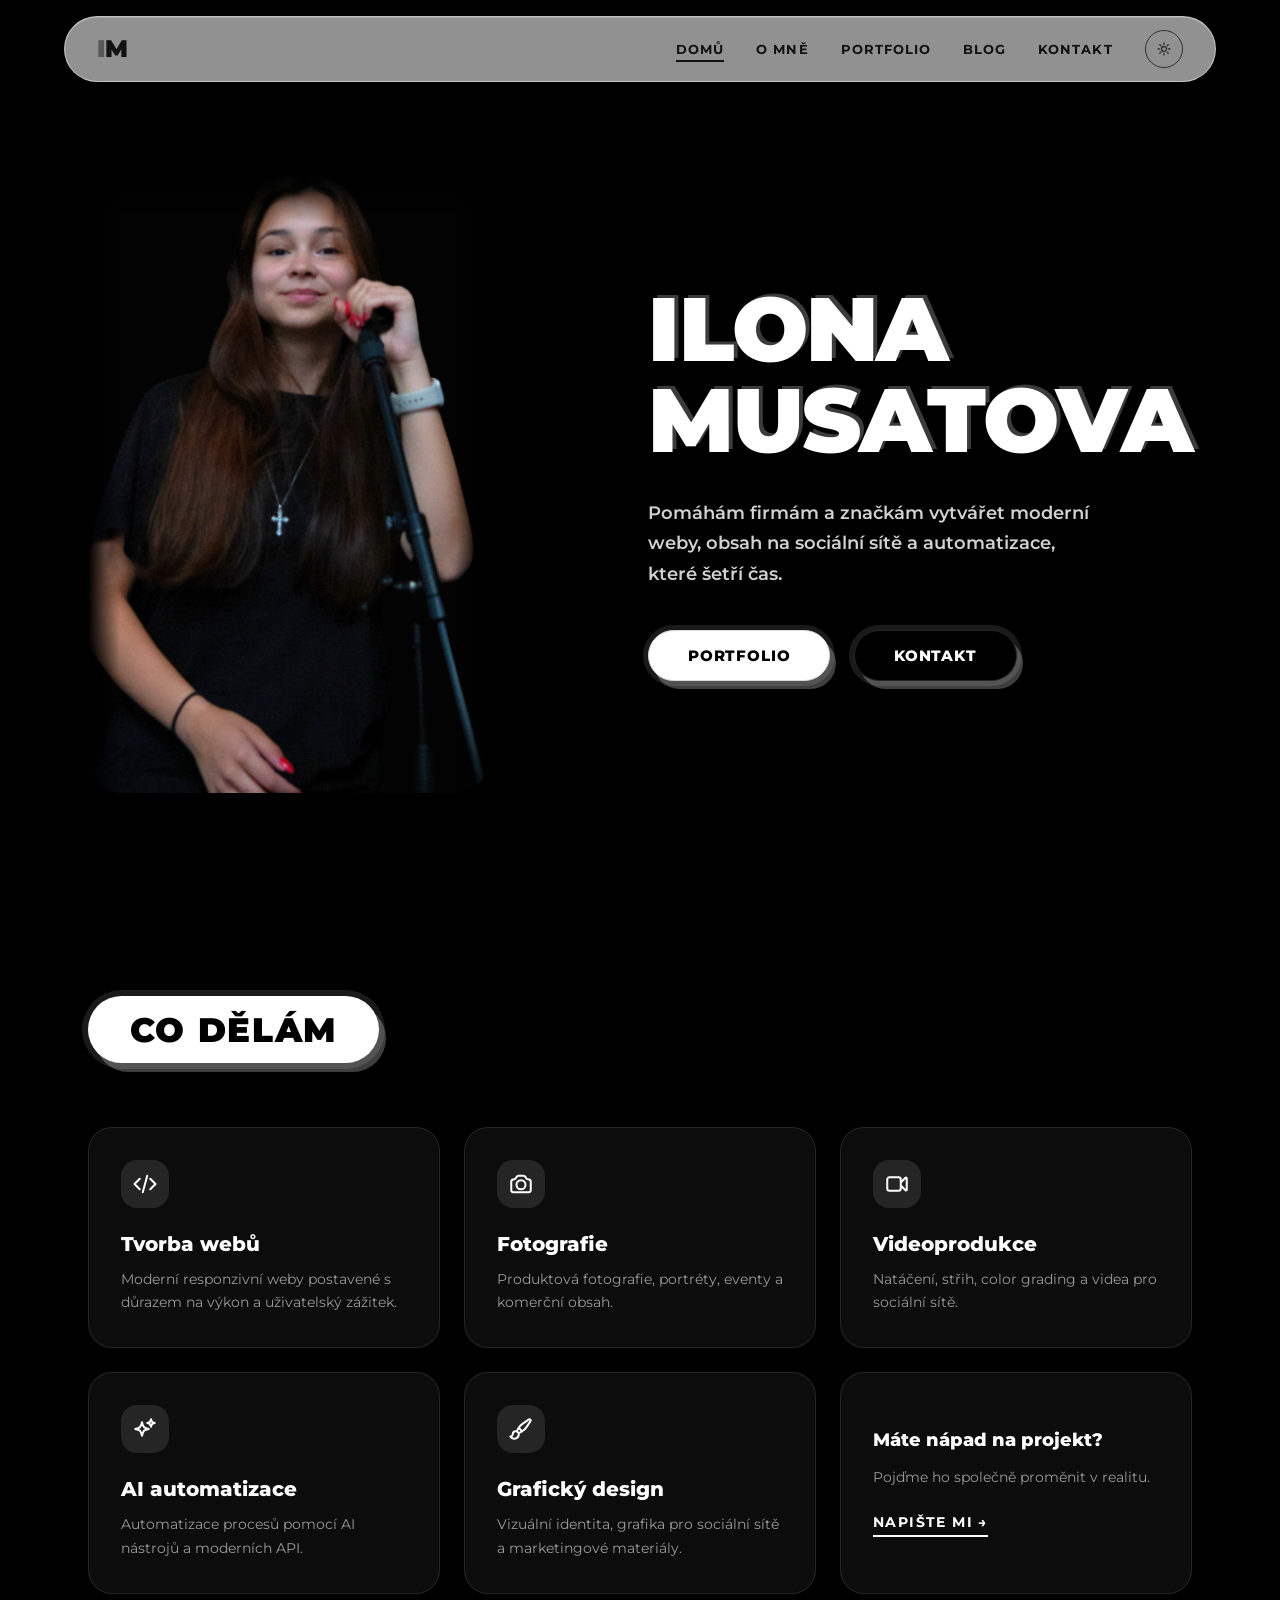
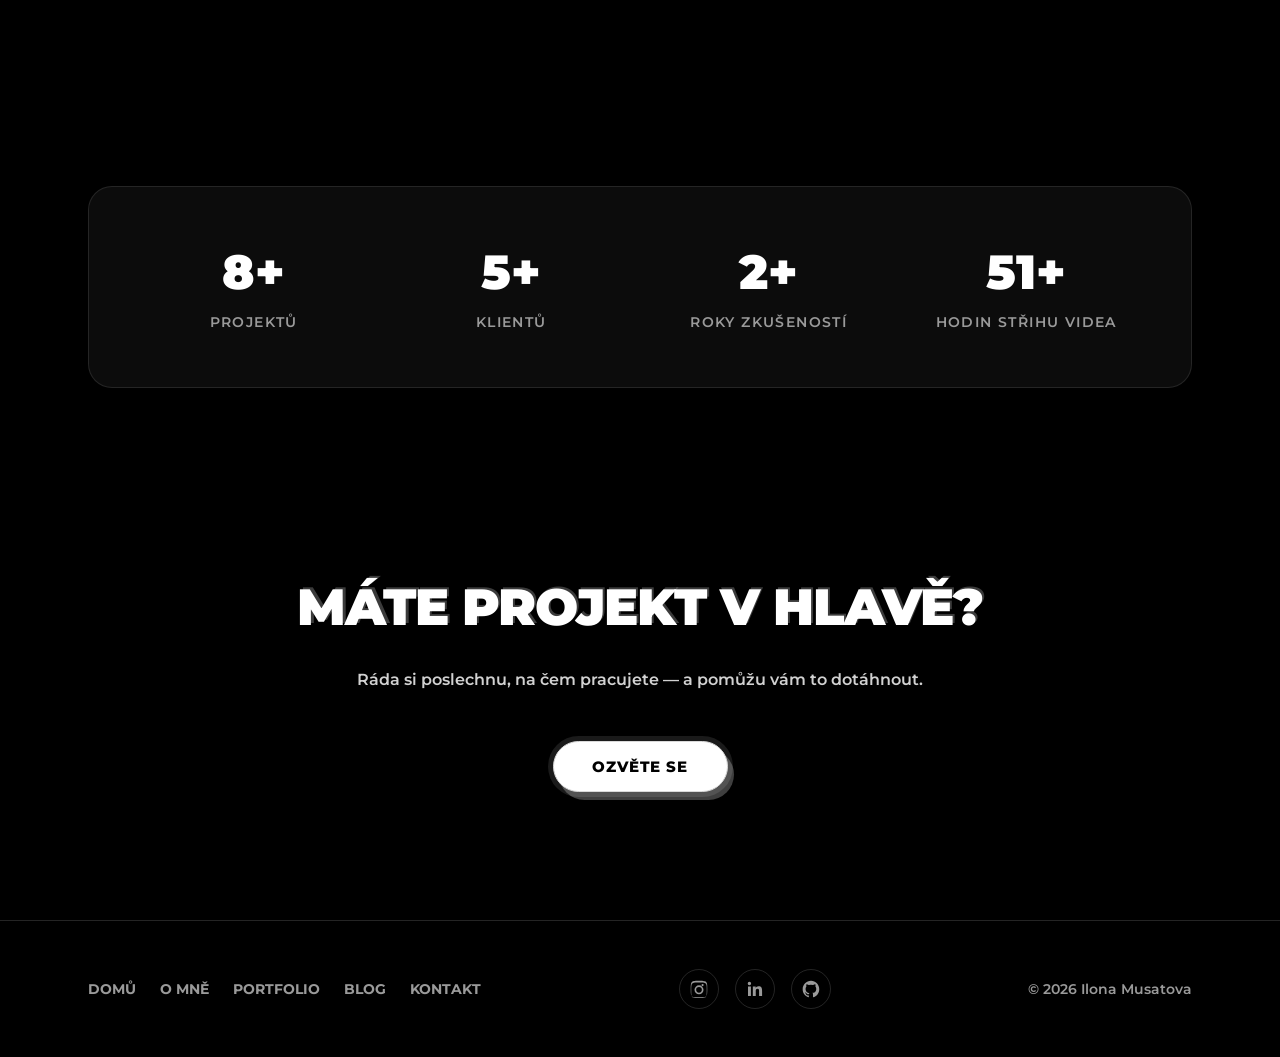
<file: portfolio/index.html>
<!DOCTYPE html>
<html lang="cs">
<head>
  <meta charset="UTF-8">
  <meta name="viewport" content="width=device-width, initial-scale=1.0">
  <title>Ilona Musatova — Weby, foto, video & AI automatizace</title>
  <meta name="description" content="Pomáhám firmám a značkám vytvářet moderní weby, obsah na sociální sítě a automatizace, které šetří čas.">
  <link rel="icon" href="data:image/svg+xml,<svg xmlns='http://www.w3.org/2000/svg' viewBox='0 0 100 100'><rect width='100' height='100' rx='24' fill='black'/><text x='50' y='68' font-size='52' font-family='Arial' font-weight='bold' fill='white' text-anchor='middle'>IM</text></svg>">
  <script>
    document.documentElement.classList.add('js');
    var t = 'dark';
    try { t = localStorage.getItem('theme') || 'dark'; } catch (e) {}
    document.documentElement.classList.toggle('dark', t === 'dark');
  </script>
  <link rel="preconnect" href="https://fonts.googleapis.com">
  <link rel="preconnect" href="https://fonts.gstatic.com" crossorigin>
  <link href="https://fonts.googleapis.com/css2?family=Montserrat:wght@400;500;600;700;800;900&display=swap" rel="stylesheet">
  <link rel="stylesheet" href="assets/style.css?v=7">
</head>
<body>

  <header class="site-header">
    <nav class="nav">
      <a href="index.html" class="logo"><span class="logo-i">I</span>M</a>
      <div class="nav-links">
        <a href="index.html" class="nav-link">DOMŮ</a>
        <a href="o-mne.html" class="nav-link">O MNĚ</a>
        <a href="portfolio.html" class="nav-link">PORTFOLIO</a>
        <a href="blog.html" class="nav-link">BLOG</a>
        <a href="kontakt.html" class="nav-link">KONTAKT</a>
        <button class="theme-toggle" aria-label="Přepnout světlý/tmavý režim">
          <svg class="icon-sun" fill="none" stroke="currentColor" stroke-width="2" viewBox="0 0 24 24"><path stroke-linecap="round" stroke-linejoin="round" d="M12 3v2.25m6.364.386l-1.591 1.591M21 12h-2.25m-.386 6.364l-1.591-1.591M12 18.75V21m-4.773-4.227l-1.591 1.591M5.25 12H3m4.227-4.773L5.636 5.636M15.75 12a3.75 3.75 0 11-7.5 0 3.75 3.75 0 017.5 0z"/></svg>
          <svg class="icon-moon" fill="none" stroke="currentColor" stroke-width="2" viewBox="0 0 24 24"><path stroke-linecap="round" stroke-linejoin="round" d="M21.752 15.002A9.718 9.718 0 0118 15.75c-5.385 0-9.75-4.365-9.75-9.75 0-1.33.266-2.597.748-3.752A9.753 9.753 0 003 11.25C3 16.635 7.365 21 12.75 21a9.753 9.753 0 009.002-5.998z"/></svg>
        </button>
      </div>
      <div class="nav-mobile-ctrl">
        <button class="theme-toggle" aria-label="Přepnout světlý/tmavý režim">
          <svg class="icon-sun" fill="none" stroke="currentColor" stroke-width="2" viewBox="0 0 24 24"><path stroke-linecap="round" stroke-linejoin="round" d="M12 3v2.25m6.364.386l-1.591 1.591M21 12h-2.25m-.386 6.364l-1.591-1.591M12 18.75V21m-4.773-4.227l-1.591 1.591M5.25 12H3m4.227-4.773L5.636 5.636M15.75 12a3.75 3.75 0 11-7.5 0 3.75 3.75 0 017.5 0z"/></svg>
          <svg class="icon-moon" fill="none" stroke="currentColor" stroke-width="2" viewBox="0 0 24 24"><path stroke-linecap="round" stroke-linejoin="round" d="M21.752 15.002A9.718 9.718 0 0118 15.75c-5.385 0-9.75-4.365-9.75-9.75 0-1.33.266-2.597.748-3.752A9.753 9.753 0 003 11.25C3 16.635 7.365 21 12.75 21a9.753 9.753 0 009.002-5.998z"/></svg>
        </button>
        <button id="burger" class="burger" aria-label="Menu">
          <span class="burger-line"></span>
          <span class="burger-line"></span>
          <span class="burger-line"></span>
        </button>
      </div>
    </nav>
    <div id="mobile-menu" class="mobile-menu">
      <div class="mobile-menu-inner">
        <a href="index.html" class="nav-link">DOMŮ</a>
        <a href="o-mne.html" class="nav-link">O MNĚ</a>
        <a href="portfolio.html" class="nav-link">PORTFOLIO</a>
        <a href="blog.html" class="nav-link">BLOG</a>
        <a href="kontakt.html" class="nav-link">KONTAKT</a>
      </div>
    </div>
  </header>

  <!-- ===== Hero ===== -->
  <section class="hero">
    <div class="container hero-grid">
      <div class="hero-copy">
        <h1 class="ghost-title hero-title">
          <span class="hero-in" style="--d:100ms">Ilona</span>
          <span class="hero-in" style="--d:250ms">Musatova</span>
        </h1>
        <p class="hero-sub hero-in" style="--d:420ms">
          Pomáhám firmám a značkám vytvářet moderní weby, obsah na sociální sítě a automatizace, které šetří čas.
        </p>
        <div class="hero-actions hero-in" style="--d:580ms">
          <a href="portfolio.html" class="btn-pill">Portfolio</a>
          <a href="kontakt.html" class="btn-pill ghost">Kontakt</a>
        </div>
      </div>
      <div class="hero-media hero-in" style="--d:500ms">
        <div id="hero-frame" class="hero-frame">
          <img id="hero-img" src="assets/hero.png" alt="Ilona Musatova">
        </div>
      </div>
    </div>
  </section>

  <!-- ===== Co dělám ===== -->
  <section class="section">
    <div class="container">
      <div class="reveal"><span class="title-pill">Co dělám</span></div>
      <div class="section-body grid grid--services">

        <div class="card reveal">
          <div class="icon-box">
            <svg fill="none" stroke="currentColor" stroke-width="2" viewBox="0 0 24 24"><path stroke-linecap="round" stroke-linejoin="round" d="M17.25 6.75L22.5 12l-5.25 5.25m-10.5 0L1.5 12l5.25-5.25m7.5-3l-4.5 16.5"/></svg>
          </div>
          <h3 class="card-title">Tvorba webů</h3>
          <p class="card-text">Moderní responzivní weby postavené s důrazem na výkon a uživatelský zážitek.</p>
        </div>

        <div class="card reveal" style="--d:100ms">
          <div class="icon-box">
            <svg fill="none" stroke="currentColor" stroke-width="2" viewBox="0 0 24 24"><path stroke-linecap="round" stroke-linejoin="round" d="M6.827 6.175A2.31 2.31 0 015.186 7.23c-.38.054-.757.112-1.134.175C2.999 7.58 2.25 8.507 2.25 9.574V18a2.25 2.25 0 002.25 2.25h15A2.25 2.25 0 0021.75 18V9.574c0-1.067-.75-1.994-1.802-2.169a47.865 47.865 0 00-1.134-.175 2.31 2.31 0 01-1.64-1.055l-.822-1.316a2.192 2.192 0 00-1.736-1.039 48.774 48.774 0 00-5.232 0 2.192 2.192 0 00-1.736 1.039l-.821 1.316z"/><path stroke-linecap="round" stroke-linejoin="round" d="M16.5 12.75a4.5 4.5 0 11-9 0 4.5 4.5 0 019 0z"/></svg>
          </div>
          <h3 class="card-title">Fotografie</h3>
          <p class="card-text">Produktová fotografie, portréty, eventy a komerční obsah.</p>
        </div>

        <div class="card reveal" style="--d:200ms">
          <div class="icon-box">
            <svg fill="none" stroke="currentColor" stroke-width="2" viewBox="0 0 24 24"><path stroke-linecap="round" stroke-linejoin="round" d="M15.75 10.5l4.72-4.72a.75.75 0 011.28.53v11.38a.75.75 0 01-1.28.53l-4.72-4.72M4.5 18.75h9a2.25 2.25 0 002.25-2.25v-9a2.25 2.25 0 00-2.25-2.25h-9A2.25 2.25 0 002.25 7.5v9a2.25 2.25 0 002.25 2.25z"/></svg>
          </div>
          <h3 class="card-title">Videoprodukce</h3>
          <p class="card-text">Natáčení, střih, color grading a videa pro sociální sítě.</p>
        </div>

        <div class="card reveal" style="--d:300ms">
          <div class="icon-box">
            <svg fill="none" stroke="currentColor" stroke-width="2" viewBox="0 0 24 24"><path stroke-linecap="round" stroke-linejoin="round" d="M9.813 15.904L9 18.75l-.813-2.846a4.5 4.5 0 00-3.09-3.09L2.25 12l2.846-.813a4.5 4.5 0 003.09-3.09L9 5.25l.813 2.846a4.5 4.5 0 003.09 3.09L15.75 12l-2.846.813a4.5 4.5 0 00-3.09 3.09zM18.259 8.715L18 9.75l-.259-1.035a3.375 3.375 0 00-2.455-2.456L14.25 6l1.036-.259a3.375 3.375 0 002.455-2.456L18 2.25l.259 1.035a3.375 3.375 0 002.456 2.456L21.75 6l-1.035.259a3.375 3.375 0 00-2.456 2.456z"/></svg>
          </div>
          <h3 class="card-title">AI automatizace</h3>
          <p class="card-text">Automatizace procesů pomocí AI nástrojů a moderních API.</p>
        </div>

        <div class="card reveal" style="--d:400ms">
          <div class="icon-box">
            <svg fill="none" stroke="currentColor" stroke-width="2" viewBox="0 0 24 24"><path stroke-linecap="round" stroke-linejoin="round" d="M9.53 16.122a3 3 0 00-5.78 1.128 2.25 2.25 0 01-2.4 2.245 4.5 4.5 0 008.4-2.245c0-.399-.078-.78-.22-1.128zm0 0a15.998 15.998 0 003.388-1.62m-5.043-.025a15.994 15.994 0 011.622-3.395m3.42 3.42a15.995 15.995 0 004.764-4.648l3.876-5.814a1.151 1.151 0 00-1.597-1.597L14.146 6.32a15.996 15.996 0 00-4.649 4.763m3.42 3.42a6.776 6.776 0 00-3.42-3.42"/></svg>
          </div>
          <h3 class="card-title">Grafický design</h3>
          <p class="card-text">Vizuální identita, grafika pro sociální sítě a marketingové materiály.</p>
        </div>

        <div class="card card-cta reveal" style="--d:500ms">
          <p class="card-cta-title">Máte nápad na projekt?</p>
          <p class="card-text">Pojďme ho společně proměnit v realitu.</p>
          <a href="kontakt.html" class="card-cta-link">Napište mi →</a>
        </div>

      </div>
    </div>
  </section>

  <!-- ===== Statistiky ===== -->
  <section class="section">
    <div class="container">
      <div class="card stats reveal">
        <div>
          <div class="stat-num"><span class="counter" data-target="15">0</span>+</div>
          <p class="stat-label">Projektů</p>
        </div>
        <div>
          <div class="stat-num"><span class="counter" data-target="10">0</span>+</div>
          <p class="stat-label">Klientů</p>
        </div>
        <div>
          <div class="stat-num"><span class="counter" data-target="4">0</span>+</div>
          <p class="stat-label">Roky zkušeností</p>
        </div>
        <div>
          <div class="stat-num"><span class="counter" data-target="100">0</span>+</div>
          <p class="stat-label">Hodin střihu videa</p>
        </div>
      </div>
    </div>
  </section>

  <!-- ===== CTA ===== -->
  <section class="section cta">
    <div class="container">
      <h2 class="ghost-title cta-title reveal">Máte projekt v hlavě?</h2>
      <p class="cta-sub reveal" style="--d:120ms">Ráda si poslechnu, na čem pracujete — a pomůžu vám to dotáhnout.</p>
      <div class="cta-actions reveal" style="--d:240ms">
        <a href="kontakt.html" class="btn-pill">Ozvěte se</a>
      </div>
    </div>
  </section>

  <footer class="footer">
    <div class="container footer-inner">
      <div class="footer-links">
        <a href="index.html" class="f-link">DOMŮ</a>
        <a href="o-mne.html" class="f-link">O MNĚ</a>
        <a href="portfolio.html" class="f-link">PORTFOLIO</a>
        <a href="blog.html" class="f-link">BLOG</a>
        <a href="kontakt.html" class="f-link">KONTAKT</a>
      </div>
      <div class="socials">
        <a href="#" aria-label="Instagram" class="social-btn">
          <svg fill="currentColor" viewBox="0 0 24 24"><path d="M12 2.2c3.2 0 3.6 0 4.8.1 1.2.1 1.9.2 2.3.4.6.2 1 .5 1.4.9.4.4.7.9.9 1.4.2.4.4 1.1.4 2.3.1 1.3.1 1.6.1 4.8s0 3.6-.1 4.8c-.1 1.2-.2 1.9-.4 2.3-.2.6-.5 1-.9 1.4-.4.4-.9.7-1.4.9-.4.2-1.1.4-2.3.4-1.3.1-1.6.1-4.8.1s-3.6 0-4.8-.1c-1.2-.1-1.9-.2-2.3-.4-.6-.2-1-.5-1.4-.9-.4-.4-.7-.9-.9-1.4-.2-.4-.4-1.1-.4-2.3-.1-1.3-.1-1.6-.1-4.8s0-3.6.1-4.8c.1-1.2.2-1.9.4-2.3.2-.6.5-1 .9-1.4.4-.4.9-.7 1.4-.9.4-.2 1.1-.4 2.3-.4 1.2-.1 1.6-.1 4.8-.1zm0 2c-3.1 0-3.5 0-4.7.1-1.1.1-1.7.2-2.1.4-.5.2-.9.4-1.2.8-.4.4-.6.7-.8 1.2-.2.4-.3 1-.4 2.1-.1 1.2-.1 1.6-.1 4.7s0 3.5.1 4.7c.1 1.1.2 1.7.4 2.1.2.5.4.9.8 1.2.4.4.7.6 1.2.8.4.2 1 .3 2.1.4 1.2.1 1.6.1 4.7.1s3.5 0 4.7-.1c1.1-.1 1.7-.2 2.1-.4.5-.2.9-.4 1.2-.8.4-.4.6-.7.8-1.2.2-.4.3-1 .4-2.1.1-1.2.1-1.6.1-4.7s0-3.5-.1-4.7c-.1-1.1-.2-1.7-.4-2.1-.2-.5-.4-.9-.8-1.2-.4-.4-.7-.6-1.2-.8-.4-.2-1-.3-2.1-.4-1.2-.1-1.6-.1-4.7-.1zm0 3.4a5.4 5.4 0 110 10.8 5.4 5.4 0 010-10.8zm0 8.8a3.4 3.4 0 100-6.8 3.4 3.4 0 000 6.8zm5.6-9.1a1.3 1.3 0 11-2.6 0 1.3 1.3 0 012.6 0z"/></svg>
        </a>
        <a href="#" aria-label="LinkedIn" class="social-btn">
          <svg fill="currentColor" viewBox="0 0 24 24"><path d="M20.4 20.4h-3.5v-5.6c0-1.3 0-3-1.9-3s-2.1 1.4-2.1 2.9v5.7H9.4V9h3.4v1.6h.1c.5-.9 1.6-1.9 3.4-1.9 3.6 0 4.2 2.4 4.2 5.5v6.2zM5.3 7.4a2 2 0 110-4.1 2 2 0 010 4.1zM7.1 20.4H3.6V9h3.5v11.4z"/></svg>
        </a>
        <a href="#" aria-label="GitHub" class="social-btn">
          <svg fill="currentColor" viewBox="0 0 24 24"><path d="M12 2C6.5 2 2 6.6 2 12.2c0 4.5 2.9 8.3 6.8 9.7.5.1.7-.2.7-.5v-1.7c-2.8.6-3.4-1.4-3.4-1.4-.5-1.2-1.1-1.5-1.1-1.5-.9-.6.1-.6.1-.6 1 .1 1.5 1 1.5 1 .9 1.6 2.4 1.1 2.9.9.1-.7.4-1.1.6-1.4-2.2-.3-4.6-1.1-4.6-5.1 0-1.1.4-2 1-2.7-.1-.3-.4-1.3.1-2.7 0 0 .8-.3 2.8 1a9.4 9.4 0 015 0c1.9-1.3 2.8-1 2.8-1 .5 1.4.2 2.4.1 2.7.6.7 1 1.6 1 2.7 0 3.9-2.3 4.8-4.6 5 .4.3.7.9.7 1.9v2.8c0 .3.2.6.7.5 4-1.3 6.8-5.2 6.8-9.6C22 6.6 17.5 2 12 2z"/></svg>
        </a>
      </div>
      <p class="copyright">© 2026 Ilona Musatova</p>
    </div>
  </footer>

  <script src="assets/main.js?v=7"></script>
</body>
</html>
</file>
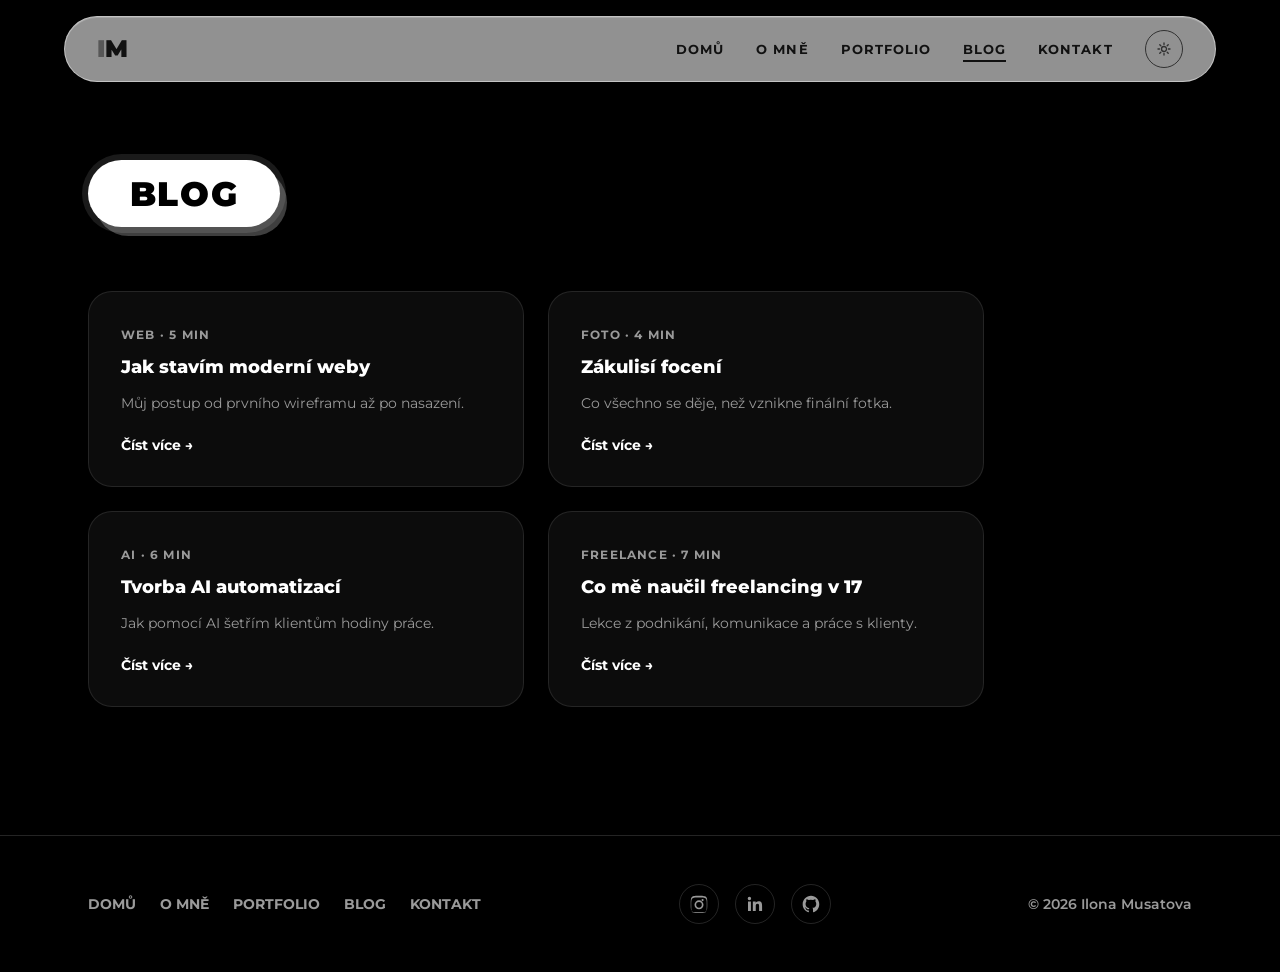
<file: portfolio/blog.html>
<!DOCTYPE html>
<html lang="cs">
<head>
  <meta charset="UTF-8">
  <meta name="viewport" content="width=device-width, initial-scale=1.0">
  <title>Blog — Ilona Musatova</title>
  <meta name="description" content="Články o tvorbě webů, focení, AI automatizacích a freelancingu.">
  <link rel="icon" href="data:image/svg+xml,<svg xmlns='http://www.w3.org/2000/svg' viewBox='0 0 100 100'><rect width='100' height='100' rx='24' fill='black'/><text x='50' y='68' font-size='52' font-family='Arial' font-weight='bold' fill='white' text-anchor='middle'>IM</text></svg>">
  <script>
    document.documentElement.classList.add('js');
    var t = 'dark';
    try { t = localStorage.getItem('theme') || 'dark'; } catch (e) {}
    document.documentElement.classList.toggle('dark', t === 'dark');
  </script>
  <link rel="preconnect" href="https://fonts.googleapis.com">
  <link rel="preconnect" href="https://fonts.gstatic.com" crossorigin>
  <link href="https://fonts.googleapis.com/css2?family=Montserrat:wght@400;500;600;700;800;900&display=swap" rel="stylesheet">
  <link rel="stylesheet" href="assets/style.css?v=7">
</head>
<body>

  <header class="site-header">
    <nav class="nav">
      <a href="index.html" class="logo"><span class="logo-i">I</span>M</a>
      <div class="nav-links">
        <a href="index.html" class="nav-link">DOMŮ</a>
        <a href="o-mne.html" class="nav-link">O MNĚ</a>
        <a href="portfolio.html" class="nav-link">PORTFOLIO</a>
        <a href="blog.html" class="nav-link">BLOG</a>
        <a href="kontakt.html" class="nav-link">KONTAKT</a>
        <button class="theme-toggle" aria-label="Přepnout světlý/tmavý režim">
          <svg class="icon-sun" fill="none" stroke="currentColor" stroke-width="2" viewBox="0 0 24 24"><path stroke-linecap="round" stroke-linejoin="round" d="M12 3v2.25m6.364.386l-1.591 1.591M21 12h-2.25m-.386 6.364l-1.591-1.591M12 18.75V21m-4.773-4.227l-1.591 1.591M5.25 12H3m4.227-4.773L5.636 5.636M15.75 12a3.75 3.75 0 11-7.5 0 3.75 3.75 0 017.5 0z"/></svg>
          <svg class="icon-moon" fill="none" stroke="currentColor" stroke-width="2" viewBox="0 0 24 24"><path stroke-linecap="round" stroke-linejoin="round" d="M21.752 15.002A9.718 9.718 0 0118 15.75c-5.385 0-9.75-4.365-9.75-9.75 0-1.33.266-2.597.748-3.752A9.753 9.753 0 003 11.25C3 16.635 7.365 21 12.75 21a9.753 9.753 0 009.002-5.998z"/></svg>
        </button>
      </div>
      <div class="nav-mobile-ctrl">
        <button class="theme-toggle" aria-label="Přepnout světlý/tmavý režim">
          <svg class="icon-sun" fill="none" stroke="currentColor" stroke-width="2" viewBox="0 0 24 24"><path stroke-linecap="round" stroke-linejoin="round" d="M12 3v2.25m6.364.386l-1.591 1.591M21 12h-2.25m-.386 6.364l-1.591-1.591M12 18.75V21m-4.773-4.227l-1.591 1.591M5.25 12H3m4.227-4.773L5.636 5.636M15.75 12a3.75 3.75 0 11-7.5 0 3.75 3.75 0 017.5 0z"/></svg>
          <svg class="icon-moon" fill="none" stroke="currentColor" stroke-width="2" viewBox="0 0 24 24"><path stroke-linecap="round" stroke-linejoin="round" d="M21.752 15.002A9.718 9.718 0 0118 15.75c-5.385 0-9.75-4.365-9.75-9.75 0-1.33.266-2.597.748-3.752A9.753 9.753 0 003 11.25C3 16.635 7.365 21 12.75 21a9.753 9.753 0 009.002-5.998z"/></svg>
        </button>
        <button id="burger" class="burger" aria-label="Menu">
          <span class="burger-line"></span>
          <span class="burger-line"></span>
          <span class="burger-line"></span>
        </button>
      </div>
    </nav>
    <div id="mobile-menu" class="mobile-menu">
      <div class="mobile-menu-inner">
        <a href="index.html" class="nav-link">DOMŮ</a>
        <a href="o-mne.html" class="nav-link">O MNĚ</a>
        <a href="portfolio.html" class="nav-link">PORTFOLIO</a>
        <a href="blog.html" class="nav-link">BLOG</a>
        <a href="kontakt.html" class="nav-link">KONTAKT</a>
      </div>
    </div>
  </header>

  <!-- ===== Blog ===== -->
  <section class="section section--first">
    <div class="container">
      <div class="reveal"><span class="title-pill">Blog</span></div>
      <div class="section-body grid grid--2col grid--blog">

        <a href="#" class="card reveal">
          <span class="post-meta">WEB · 5 MIN</span>
          <h3 class="post-title">Jak stavím moderní weby</h3>
          <p class="card-text">Můj postup od prvního wireframu až po nasazení.</p>
          <span class="post-more">Číst více →</span>
        </a>

        <a href="#" class="card reveal" style="--d:100ms">
          <span class="post-meta">FOTO · 4 MIN</span>
          <h3 class="post-title">Zákulisí focení</h3>
          <p class="card-text">Co všechno se děje, než vznikne finální fotka.</p>
          <span class="post-more">Číst více →</span>
        </a>

        <a href="#" class="card reveal" style="--d:200ms">
          <span class="post-meta">AI · 6 MIN</span>
          <h3 class="post-title">Tvorba AI automatizací</h3>
          <p class="card-text">Jak pomocí AI šetřím klientům hodiny práce.</p>
          <span class="post-more">Číst více →</span>
        </a>

        <a href="#" class="card reveal" style="--d:300ms">
          <span class="post-meta">FREELANCE · 7 MIN</span>
          <h3 class="post-title">Co mě naučil freelancing v 17</h3>
          <p class="card-text">Lekce z podnikání, komunikace a práce s klienty.</p>
          <span class="post-more">Číst více →</span>
        </a>

      </div>
    </div>
  </section>

  <footer class="footer">
    <div class="container footer-inner">
      <div class="footer-links">
        <a href="index.html" class="f-link">DOMŮ</a>
        <a href="o-mne.html" class="f-link">O MNĚ</a>
        <a href="portfolio.html" class="f-link">PORTFOLIO</a>
        <a href="blog.html" class="f-link">BLOG</a>
        <a href="kontakt.html" class="f-link">KONTAKT</a>
      </div>
      <div class="socials">
        <a href="#" aria-label="Instagram" class="social-btn">
          <svg fill="currentColor" viewBox="0 0 24 24"><path d="M12 2.2c3.2 0 3.6 0 4.8.1 1.2.1 1.9.2 2.3.4.6.2 1 .5 1.4.9.4.4.7.9.9 1.4.2.4.4 1.1.4 2.3.1 1.3.1 1.6.1 4.8s0 3.6-.1 4.8c-.1 1.2-.2 1.9-.4 2.3-.2.6-.5 1-.9 1.4-.4.4-.9.7-1.4.9-.4.2-1.1.4-2.3.4-1.3.1-1.6.1-4.8.1s-3.6 0-4.8-.1c-1.2-.1-1.9-.2-2.3-.4-.6-.2-1-.5-1.4-.9-.4-.4-.7-.9-.9-1.4-.2-.4-.4-1.1-.4-2.3-.1-1.3-.1-1.6-.1-4.8s0-3.6.1-4.8c.1-1.2.2-1.9.4-2.3.2-.6.5-1 .9-1.4.4-.4.9-.7 1.4-.9.4-.2 1.1-.4 2.3-.4 1.2-.1 1.6-.1 4.8-.1zm0 2c-3.1 0-3.5 0-4.7.1-1.1.1-1.7.2-2.1.4-.5.2-.9.4-1.2.8-.4.4-.6.7-.8 1.2-.2.4-.3 1-.4 2.1-.1 1.2-.1 1.6-.1 4.7s0 3.5.1 4.7c.1 1.1.2 1.7.4 2.1.2.5.4.9.8 1.2.4.4.7.6 1.2.8.4.2 1 .3 2.1.4 1.2.1 1.6.1 4.7.1s3.5 0 4.7-.1c1.1-.1 1.7-.2 2.1-.4.5-.2.9-.4 1.2-.8.4-.4.6-.7.8-1.2.2-.4.3-1 .4-2.1.1-1.2.1-1.6.1-4.7s0-3.5-.1-4.7c-.1-1.1-.2-1.7-.4-2.1-.2-.5-.4-.9-.8-1.2-.4-.4-.7-.6-1.2-.8-.4-.2-1-.3-2.1-.4-1.2-.1-1.6-.1-4.7-.1zm0 3.4a5.4 5.4 0 110 10.8 5.4 5.4 0 010-10.8zm0 8.8a3.4 3.4 0 100-6.8 3.4 3.4 0 000 6.8zm5.6-9.1a1.3 1.3 0 11-2.6 0 1.3 1.3 0 012.6 0z"/></svg>
        </a>
        <a href="#" aria-label="LinkedIn" class="social-btn">
          <svg fill="currentColor" viewBox="0 0 24 24"><path d="M20.4 20.4h-3.5v-5.6c0-1.3 0-3-1.9-3s-2.1 1.4-2.1 2.9v5.7H9.4V9h3.4v1.6h.1c.5-.9 1.6-1.9 3.4-1.9 3.6 0 4.2 2.4 4.2 5.5v6.2zM5.3 7.4a2 2 0 110-4.1 2 2 0 010 4.1zM7.1 20.4H3.6V9h3.5v11.4z"/></svg>
        </a>
        <a href="#" aria-label="GitHub" class="social-btn">
          <svg fill="currentColor" viewBox="0 0 24 24"><path d="M12 2C6.5 2 2 6.6 2 12.2c0 4.5 2.9 8.3 6.8 9.7.5.1.7-.2.7-.5v-1.7c-2.8.6-3.4-1.4-3.4-1.4-.5-1.2-1.1-1.5-1.1-1.5-.9-.6.1-.6.1-.6 1 .1 1.5 1 1.5 1 .9 1.6 2.4 1.1 2.9.9.1-.7.4-1.1.6-1.4-2.2-.3-4.6-1.1-4.6-5.1 0-1.1.4-2 1-2.7-.1-.3-.4-1.3.1-2.7 0 0 .8-.3 2.8 1a9.4 9.4 0 015 0c1.9-1.3 2.8-1 2.8-1 .5 1.4.2 2.4.1 2.7.6.7 1 1.6 1 2.7 0 3.9-2.3 4.8-4.6 5 .4.3.7.9.7 1.9v2.8c0 .3.2.6.7.5 4-1.3 6.8-5.2 6.8-9.6C22 6.6 17.5 2 12 2z"/></svg>
        </a>
      </div>
      <p class="copyright">© 2026 Ilona Musatova</p>
    </div>
  </footer>

  <script src="assets/main.js?v=7"></script>
</body>
</html>
</file>
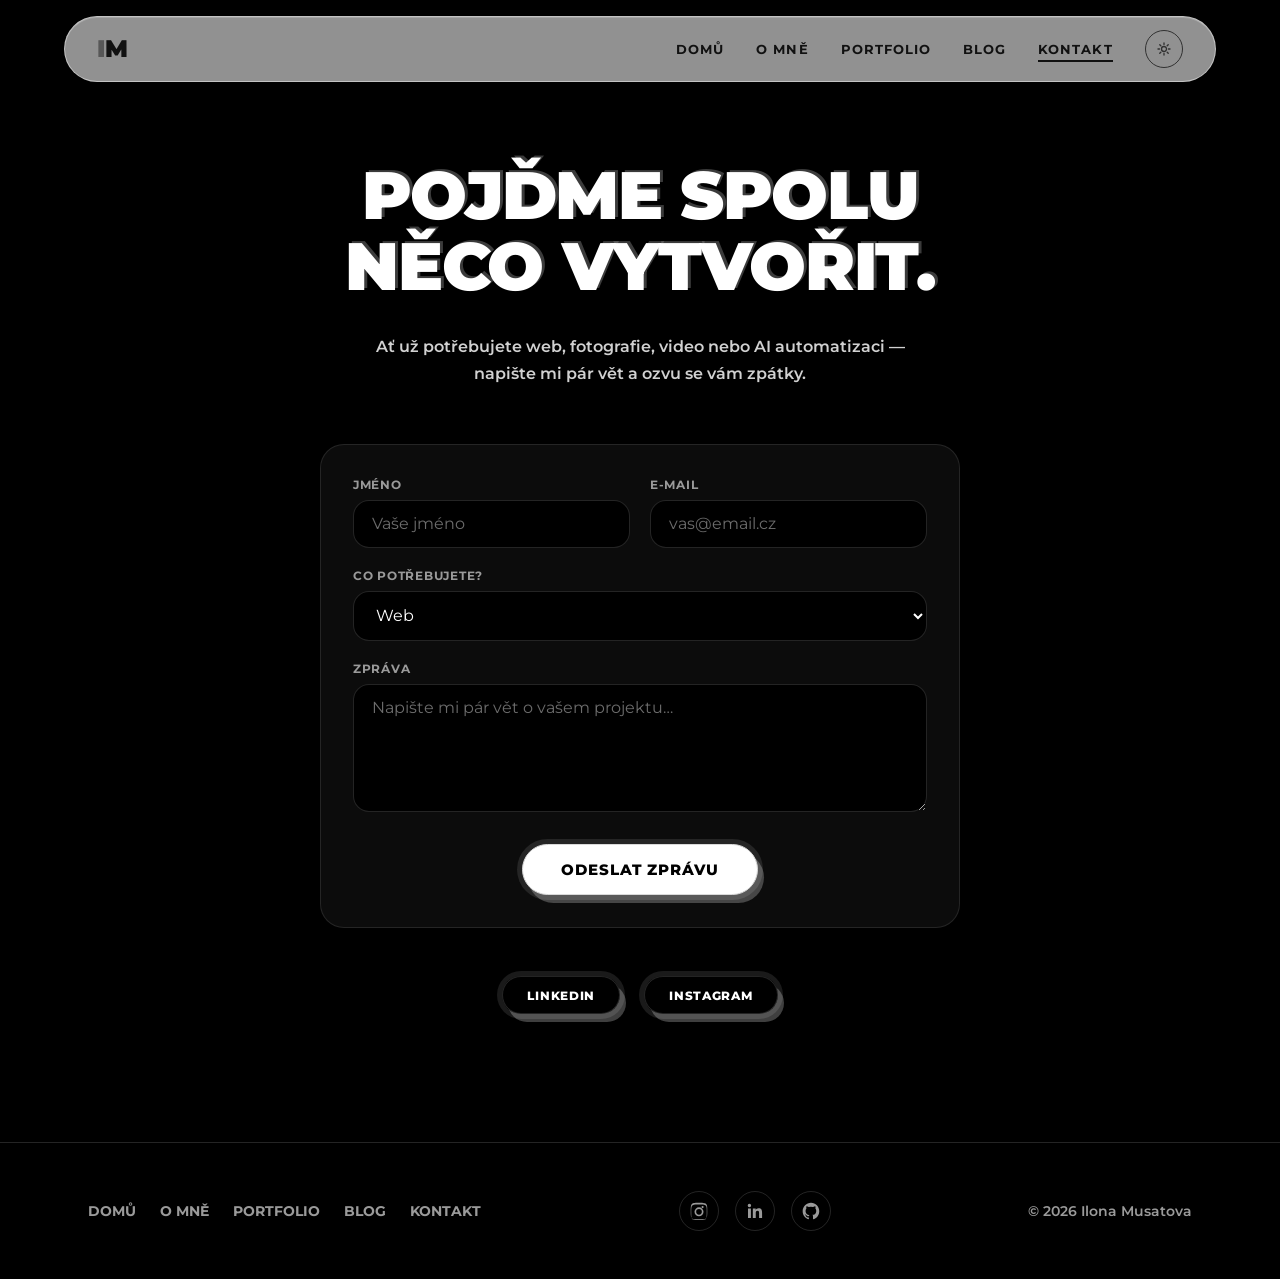
<file: portfolio/kontakt.html>
<!DOCTYPE html>
<html lang="cs">
<head>
  <meta charset="UTF-8">
  <meta name="viewport" content="width=device-width, initial-scale=1.0">
  <title>Kontakt — Ilona Musatova</title>
  <meta name="description" content="Napište mi — weby, fotografie, video a AI automatizace.">
  <link rel="icon" href="data:image/svg+xml,<svg xmlns='http://www.w3.org/2000/svg' viewBox='0 0 100 100'><rect width='100' height='100' rx='24' fill='black'/><text x='50' y='68' font-size='52' font-family='Arial' font-weight='bold' fill='white' text-anchor='middle'>IM</text></svg>">
  <script>
    document.documentElement.classList.add('js');
    var t = 'dark';
    try { t = localStorage.getItem('theme') || 'dark'; } catch (e) {}
    document.documentElement.classList.toggle('dark', t === 'dark');
  </script>
  <link rel="preconnect" href="https://fonts.googleapis.com">
  <link rel="preconnect" href="https://fonts.gstatic.com" crossorigin>
  <link href="https://fonts.googleapis.com/css2?family=Montserrat:wght@400;500;600;700;800;900&display=swap" rel="stylesheet">
  <link rel="stylesheet" href="assets/style.css?v=7">
</head>
<body>

  <header class="site-header">
    <nav class="nav">
      <a href="index.html" class="logo"><span class="logo-i">I</span>M</a>
      <div class="nav-links">
        <a href="index.html" class="nav-link">DOMŮ</a>
        <a href="o-mne.html" class="nav-link">O MNĚ</a>
        <a href="portfolio.html" class="nav-link">PORTFOLIO</a>
        <a href="blog.html" class="nav-link">BLOG</a>
        <a href="kontakt.html" class="nav-link">KONTAKT</a>
        <button class="theme-toggle" aria-label="Přepnout světlý/tmavý režim">
          <svg class="icon-sun" fill="none" stroke="currentColor" stroke-width="2" viewBox="0 0 24 24"><path stroke-linecap="round" stroke-linejoin="round" d="M12 3v2.25m6.364.386l-1.591 1.591M21 12h-2.25m-.386 6.364l-1.591-1.591M12 18.75V21m-4.773-4.227l-1.591 1.591M5.25 12H3m4.227-4.773L5.636 5.636M15.75 12a3.75 3.75 0 11-7.5 0 3.75 3.75 0 017.5 0z"/></svg>
          <svg class="icon-moon" fill="none" stroke="currentColor" stroke-width="2" viewBox="0 0 24 24"><path stroke-linecap="round" stroke-linejoin="round" d="M21.752 15.002A9.718 9.718 0 0118 15.75c-5.385 0-9.75-4.365-9.75-9.75 0-1.33.266-2.597.748-3.752A9.753 9.753 0 003 11.25C3 16.635 7.365 21 12.75 21a9.753 9.753 0 009.002-5.998z"/></svg>
        </button>
      </div>
      <div class="nav-mobile-ctrl">
        <button class="theme-toggle" aria-label="Přepnout světlý/tmavý režim">
          <svg class="icon-sun" fill="none" stroke="currentColor" stroke-width="2" viewBox="0 0 24 24"><path stroke-linecap="round" stroke-linejoin="round" d="M12 3v2.25m6.364.386l-1.591 1.591M21 12h-2.25m-.386 6.364l-1.591-1.591M12 18.75V21m-4.773-4.227l-1.591 1.591M5.25 12H3m4.227-4.773L5.636 5.636M15.75 12a3.75 3.75 0 11-7.5 0 3.75 3.75 0 017.5 0z"/></svg>
          <svg class="icon-moon" fill="none" stroke="currentColor" stroke-width="2" viewBox="0 0 24 24"><path stroke-linecap="round" stroke-linejoin="round" d="M21.752 15.002A9.718 9.718 0 0118 15.75c-5.385 0-9.75-4.365-9.75-9.75 0-1.33.266-2.597.748-3.752A9.753 9.753 0 003 11.25C3 16.635 7.365 21 12.75 21a9.753 9.753 0 009.002-5.998z"/></svg>
        </button>
        <button id="burger" class="burger" aria-label="Menu">
          <span class="burger-line"></span>
          <span class="burger-line"></span>
          <span class="burger-line"></span>
        </button>
      </div>
    </nav>
    <div id="mobile-menu" class="mobile-menu">
      <div class="mobile-menu-inner">
        <a href="index.html" class="nav-link">DOMŮ</a>
        <a href="o-mne.html" class="nav-link">O MNĚ</a>
        <a href="portfolio.html" class="nav-link">PORTFOLIO</a>
        <a href="blog.html" class="nav-link">BLOG</a>
        <a href="kontakt.html" class="nav-link">KONTAKT</a>
      </div>
    </div>
  </header>

  <!-- ===== Kontakt ===== -->
  <section class="section section--first cta">
    <div class="container">
      <h1 class="ghost-title cta-title cta-title--big hero-in">Pojďme spolu<br>něco vytvořit.</h1>
      <p class="cta-sub hero-in" style="--d:150ms">
        Ať už potřebujete web, fotografie, video nebo AI automatizaci — napište mi pár vět a ozvu se vám zpátky.
      </p>

      <form class="card contact-form hero-in" style="--d:300ms" action="https://formsubmit.co/imusatova77@gmail.com" method="POST">
        <input type="hidden" name="_subject" value="Nová zpráva z portfolia">
        <input type="hidden" name="_captcha" value="false">
        <input type="text" name="_honey" class="hp" tabindex="-1" autocomplete="off" aria-hidden="true">

        <div class="form-row">
          <label class="field">
            <span>Jméno</span>
            <input type="text" name="jmeno" required placeholder="Vaše jméno">
          </label>
          <label class="field">
            <span>E-mail</span>
            <input type="email" name="email" required placeholder="vas@email.cz">
          </label>
        </div>

        <label class="field">
          <span>Co potřebujete?</span>
          <select name="sluzba">
            <option>Web</option>
            <option>Fotografie</option>
            <option>Video</option>
            <option>AI automatizace</option>
            <option>Něco jiného</option>
          </select>
        </label>

        <label class="field">
          <span>Zpráva</span>
          <textarea name="zprava" rows="5" required placeholder="Napište mi pár vět o vašem projektu…"></textarea>
        </label>

        <button type="submit" class="btn-pill">Odeslat zprávu</button>
      </form>

      <div class="cta-actions hero-in" style="--d:450ms">
        <a href="#" class="btn-pill btn-pill--sm ghost">LinkedIn</a>
        <a href="#" class="btn-pill btn-pill--sm ghost">Instagram</a>
      </div>
    </div>
  </section>

  <footer class="footer">
    <div class="container footer-inner">
      <div class="footer-links">
        <a href="index.html" class="f-link">DOMŮ</a>
        <a href="o-mne.html" class="f-link">O MNĚ</a>
        <a href="portfolio.html" class="f-link">PORTFOLIO</a>
        <a href="blog.html" class="f-link">BLOG</a>
        <a href="kontakt.html" class="f-link">KONTAKT</a>
      </div>
      <div class="socials">
        <a href="#" aria-label="Instagram" class="social-btn">
          <svg fill="currentColor" viewBox="0 0 24 24"><path d="M12 2.2c3.2 0 3.6 0 4.8.1 1.2.1 1.9.2 2.3.4.6.2 1 .5 1.4.9.4.4.7.9.9 1.4.2.4.4 1.1.4 2.3.1 1.3.1 1.6.1 4.8s0 3.6-.1 4.8c-.1 1.2-.2 1.9-.4 2.3-.2.6-.5 1-.9 1.4-.4.4-.9.7-1.4.9-.4.2-1.1.4-2.3.4-1.3.1-1.6.1-4.8.1s-3.6 0-4.8-.1c-1.2-.1-1.9-.2-2.3-.4-.6-.2-1-.5-1.4-.9-.4-.4-.7-.9-.9-1.4-.2-.4-.4-1.1-.4-2.3-.1-1.3-.1-1.6-.1-4.8s0-3.6.1-4.8c.1-1.2.2-1.9.4-2.3.2-.6.5-1 .9-1.4.4-.4.9-.7 1.4-.9.4-.2 1.1-.4 2.3-.4 1.2-.1 1.6-.1 4.8-.1zm0 2c-3.1 0-3.5 0-4.7.1-1.1.1-1.7.2-2.1.4-.5.2-.9.4-1.2.8-.4.4-.6.7-.8 1.2-.2.4-.3 1-.4 2.1-.1 1.2-.1 1.6-.1 4.7s0 3.5.1 4.7c.1 1.1.2 1.7.4 2.1.2.5.4.9.8 1.2.4.4.7.6 1.2.8.4.2 1 .3 2.1.4 1.2.1 1.6.1 4.7.1s3.5 0 4.7-.1c1.1-.1 1.7-.2 2.1-.4.5-.2.9-.4 1.2-.8.4-.4.6-.7.8-1.2.2-.4.3-1 .4-2.1.1-1.2.1-1.6.1-4.7s0-3.5-.1-4.7c-.1-1.1-.2-1.7-.4-2.1-.2-.5-.4-.9-.8-1.2-.4-.4-.7-.6-1.2-.8-.4-.2-1-.3-2.1-.4-1.2-.1-1.6-.1-4.7-.1zm0 3.4a5.4 5.4 0 110 10.8 5.4 5.4 0 010-10.8zm0 8.8a3.4 3.4 0 100-6.8 3.4 3.4 0 000 6.8zm5.6-9.1a1.3 1.3 0 11-2.6 0 1.3 1.3 0 012.6 0z"/></svg>
        </a>
        <a href="#" aria-label="LinkedIn" class="social-btn">
          <svg fill="currentColor" viewBox="0 0 24 24"><path d="M20.4 20.4h-3.5v-5.6c0-1.3 0-3-1.9-3s-2.1 1.4-2.1 2.9v5.7H9.4V9h3.4v1.6h.1c.5-.9 1.6-1.9 3.4-1.9 3.6 0 4.2 2.4 4.2 5.5v6.2zM5.3 7.4a2 2 0 110-4.1 2 2 0 010 4.1zM7.1 20.4H3.6V9h3.5v11.4z"/></svg>
        </a>
        <a href="#" aria-label="GitHub" class="social-btn">
          <svg fill="currentColor" viewBox="0 0 24 24"><path d="M12 2C6.5 2 2 6.6 2 12.2c0 4.5 2.9 8.3 6.8 9.7.5.1.7-.2.7-.5v-1.7c-2.8.6-3.4-1.4-3.4-1.4-.5-1.2-1.1-1.5-1.1-1.5-.9-.6.1-.6.1-.6 1 .1 1.5 1 1.5 1 .9 1.6 2.4 1.1 2.9.9.1-.7.4-1.1.6-1.4-2.2-.3-4.6-1.1-4.6-5.1 0-1.1.4-2 1-2.7-.1-.3-.4-1.3.1-2.7 0 0 .8-.3 2.8 1a9.4 9.4 0 015 0c1.9-1.3 2.8-1 2.8-1 .5 1.4.2 2.4.1 2.7.6.7 1 1.6 1 2.7 0 3.9-2.3 4.8-4.6 5 .4.3.7.9.7 1.9v2.8c0 .3.2.6.7.5 4-1.3 6.8-5.2 6.8-9.6C22 6.6 17.5 2 12 2z"/></svg>
        </a>
      </div>
      <p class="copyright">© 2026 Ilona Musatova</p>
    </div>
  </footer>

  <script src="assets/main.js?v=7"></script>
</body>
</html>
</file>
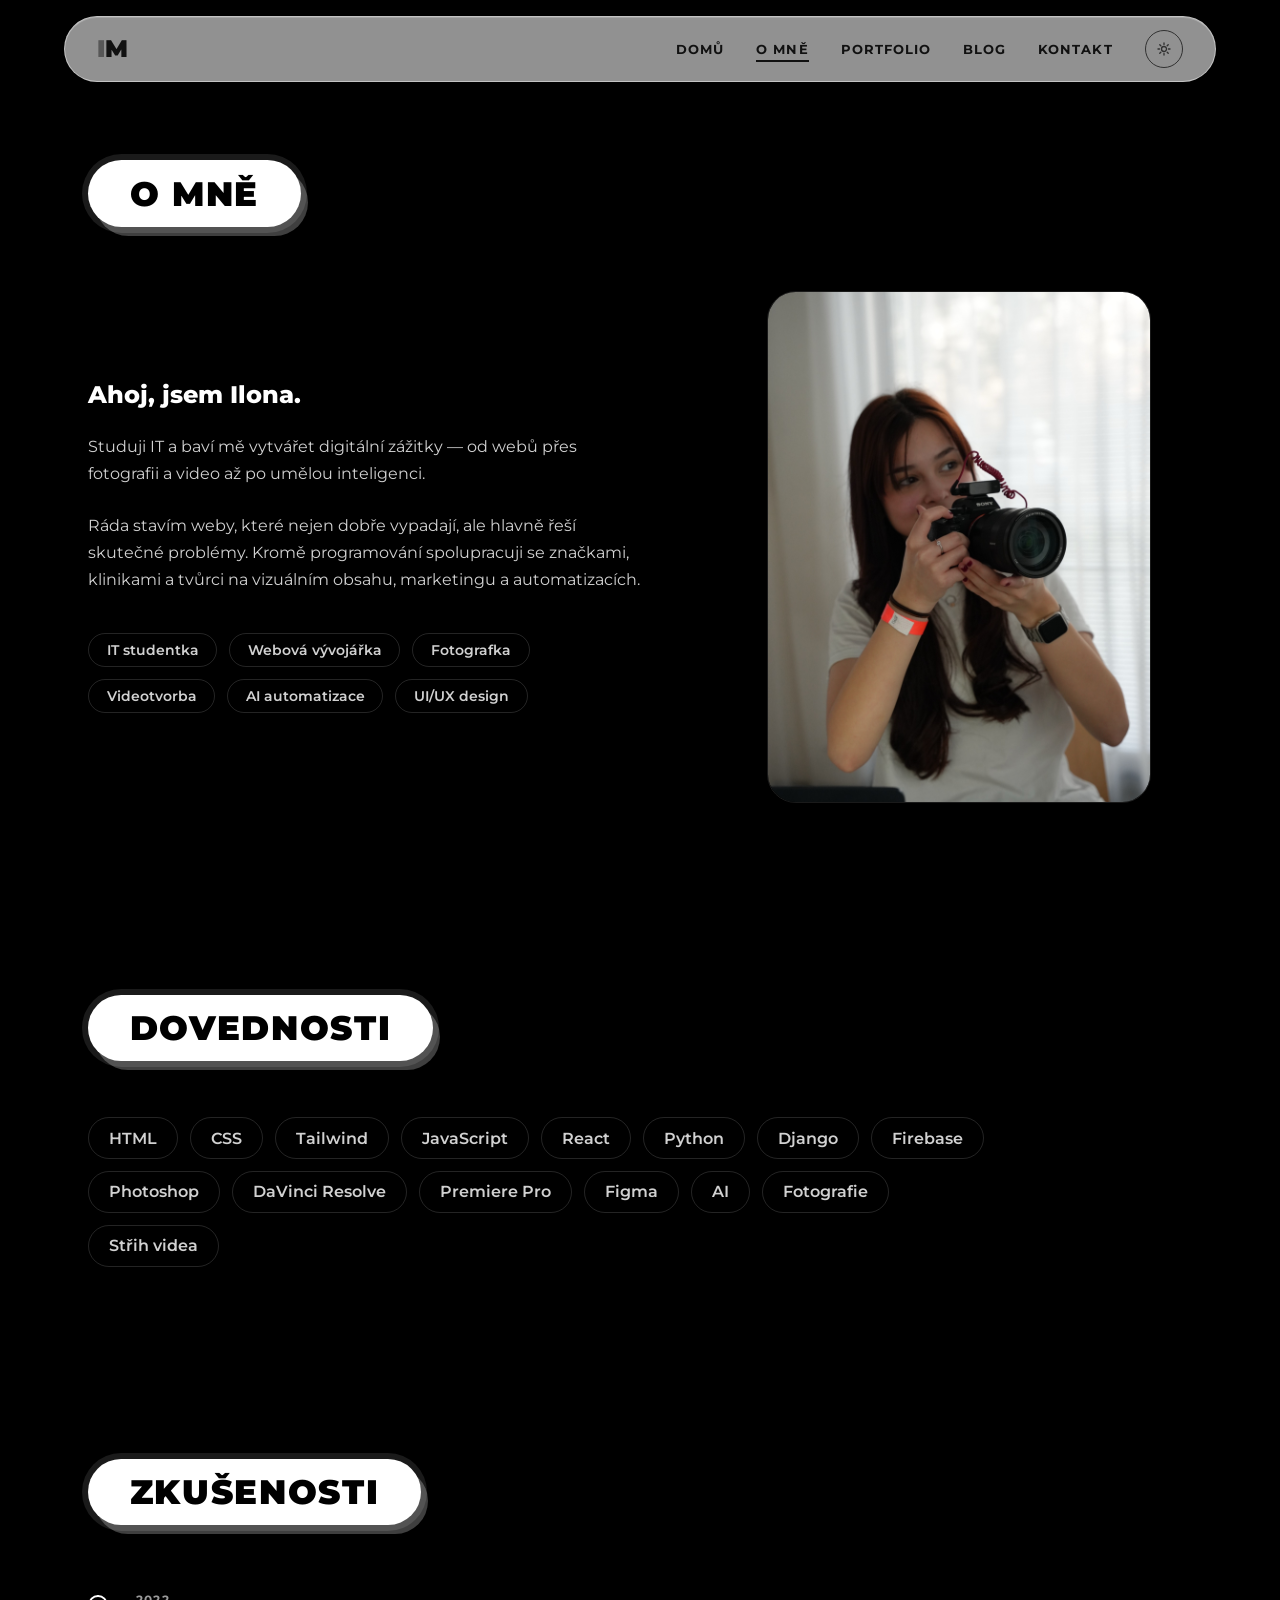
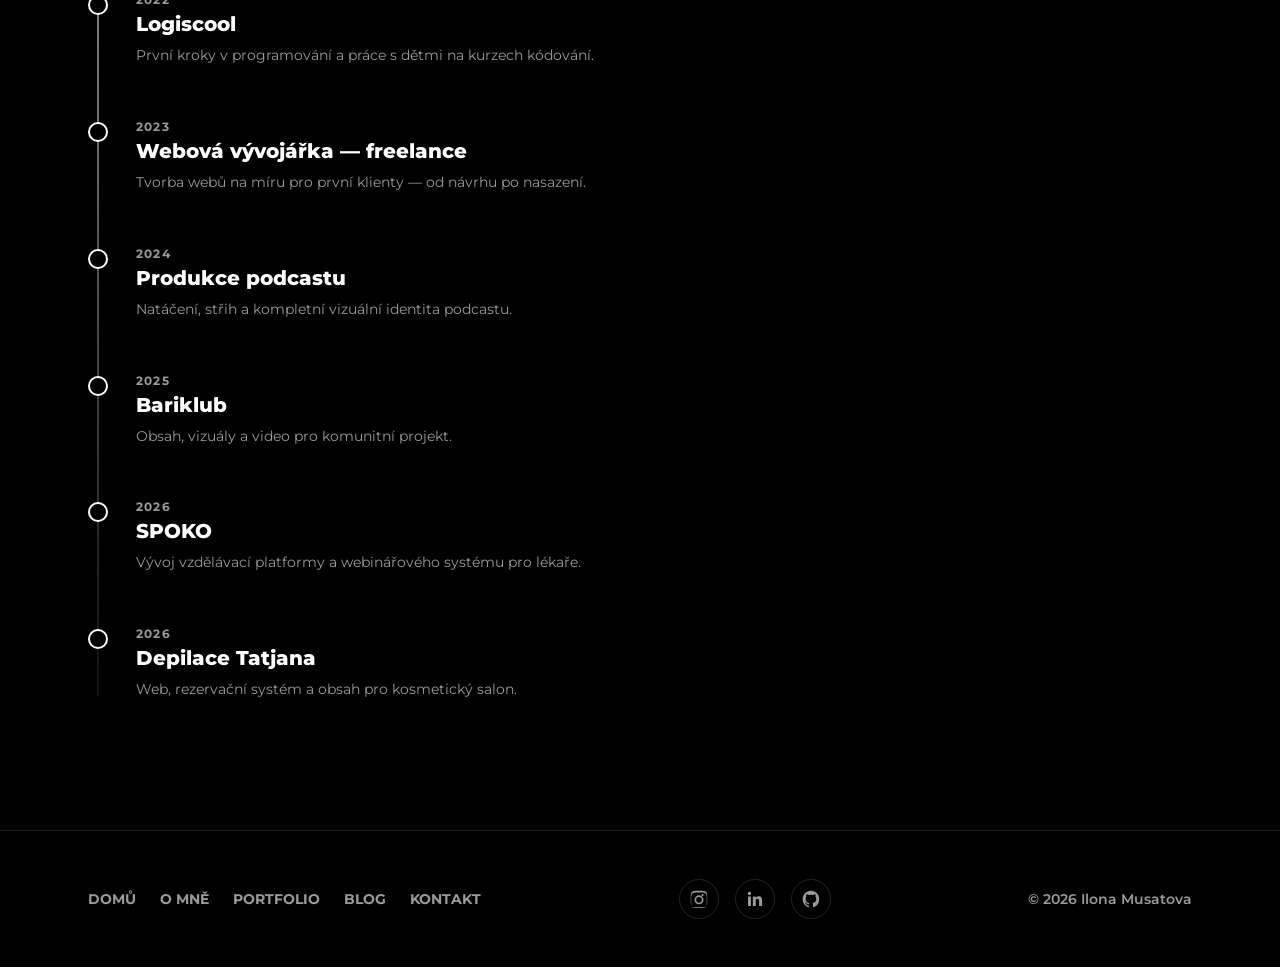
<file: portfolio/o-mne.html>
<!DOCTYPE html>
<html lang="cs">
<head>
  <meta charset="UTF-8">
  <meta name="viewport" content="width=device-width, initial-scale=1.0">
  <title>O mně — Ilona Musatova</title>
  <meta name="description" content="IT studentka se zaměřením na weby, fotografii, video a AI automatizace.">
  <link rel="icon" href="data:image/svg+xml,<svg xmlns='http://www.w3.org/2000/svg' viewBox='0 0 100 100'><rect width='100' height='100' rx='24' fill='black'/><text x='50' y='68' font-size='52' font-family='Arial' font-weight='bold' fill='white' text-anchor='middle'>IM</text></svg>">
  <script>
    document.documentElement.classList.add('js');
    var t = 'dark';
    try { t = localStorage.getItem('theme') || 'dark'; } catch (e) {}
    document.documentElement.classList.toggle('dark', t === 'dark');
  </script>
  <link rel="preconnect" href="https://fonts.googleapis.com">
  <link rel="preconnect" href="https://fonts.gstatic.com" crossorigin>
  <link href="https://fonts.googleapis.com/css2?family=Montserrat:wght@400;500;600;700;800;900&display=swap" rel="stylesheet">
  <link rel="stylesheet" href="assets/style.css?v=7">
</head>
<body>

  <header class="site-header">
    <nav class="nav">
      <a href="index.html" class="logo"><span class="logo-i">I</span>M</a>
      <div class="nav-links">
        <a href="index.html" class="nav-link">DOMŮ</a>
        <a href="o-mne.html" class="nav-link">O MNĚ</a>
        <a href="portfolio.html" class="nav-link">PORTFOLIO</a>
        <a href="blog.html" class="nav-link">BLOG</a>
        <a href="kontakt.html" class="nav-link">KONTAKT</a>
        <button class="theme-toggle" aria-label="Přepnout světlý/tmavý režim">
          <svg class="icon-sun" fill="none" stroke="currentColor" stroke-width="2" viewBox="0 0 24 24"><path stroke-linecap="round" stroke-linejoin="round" d="M12 3v2.25m6.364.386l-1.591 1.591M21 12h-2.25m-.386 6.364l-1.591-1.591M12 18.75V21m-4.773-4.227l-1.591 1.591M5.25 12H3m4.227-4.773L5.636 5.636M15.75 12a3.75 3.75 0 11-7.5 0 3.75 3.75 0 017.5 0z"/></svg>
          <svg class="icon-moon" fill="none" stroke="currentColor" stroke-width="2" viewBox="0 0 24 24"><path stroke-linecap="round" stroke-linejoin="round" d="M21.752 15.002A9.718 9.718 0 0118 15.75c-5.385 0-9.75-4.365-9.75-9.75 0-1.33.266-2.597.748-3.752A9.753 9.753 0 003 11.25C3 16.635 7.365 21 12.75 21a9.753 9.753 0 009.002-5.998z"/></svg>
        </button>
      </div>
      <div class="nav-mobile-ctrl">
        <button class="theme-toggle" aria-label="Přepnout světlý/tmavý režim">
          <svg class="icon-sun" fill="none" stroke="currentColor" stroke-width="2" viewBox="0 0 24 24"><path stroke-linecap="round" stroke-linejoin="round" d="M12 3v2.25m6.364.386l-1.591 1.591M21 12h-2.25m-.386 6.364l-1.591-1.591M12 18.75V21m-4.773-4.227l-1.591 1.591M5.25 12H3m4.227-4.773L5.636 5.636M15.75 12a3.75 3.75 0 11-7.5 0 3.75 3.75 0 017.5 0z"/></svg>
          <svg class="icon-moon" fill="none" stroke="currentColor" stroke-width="2" viewBox="0 0 24 24"><path stroke-linecap="round" stroke-linejoin="round" d="M21.752 15.002A9.718 9.718 0 0118 15.75c-5.385 0-9.75-4.365-9.75-9.75 0-1.33.266-2.597.748-3.752A9.753 9.753 0 003 11.25C3 16.635 7.365 21 12.75 21a9.753 9.753 0 009.002-5.998z"/></svg>
        </button>
        <button id="burger" class="burger" aria-label="Menu">
          <span class="burger-line"></span>
          <span class="burger-line"></span>
          <span class="burger-line"></span>
        </button>
      </div>
    </nav>
    <div id="mobile-menu" class="mobile-menu">
      <div class="mobile-menu-inner">
        <a href="index.html" class="nav-link">DOMŮ</a>
        <a href="o-mne.html" class="nav-link">O MNĚ</a>
        <a href="portfolio.html" class="nav-link">PORTFOLIO</a>
        <a href="blog.html" class="nav-link">BLOG</a>
        <a href="kontakt.html" class="nav-link">KONTAKT</a>
      </div>
    </div>
  </header>

  <!-- ===== O mně ===== -->
  <section class="section section--first">
    <div class="container">
      <div class="reveal"><span class="title-pill">O mně</span></div>
      <div class="section-body about-grid">
        <div>
          <p class="lead reveal">Ahoj, jsem Ilona.</p>
          <p class="para reveal" style="--d:120ms">
            Studuji IT a baví mě vytvářet digitální zážitky — od webů přes fotografii a video až po umělou inteligenci.
          </p>
          <p class="para reveal" style="--d:240ms">
            Ráda stavím weby, které nejen dobře vypadají, ale hlavně řeší skutečné problémy. Kromě programování spolupracuji se značkami, klinikami a tvůrci na vizuálním obsahu, marketingu a automatizacích.
          </p>
          <div class="badges reveal" style="--d:360ms">
            <span class="chip">IT studentka</span>
            <span class="chip">Webová vývojářka</span>
            <span class="chip">Fotografka</span>
            <span class="chip">Videotvorba</span>
            <span class="chip">AI automatizace</span>
            <span class="chip">UI/UX design</span>
          </div>
        </div>
        <div class="reveal" style="--d:200ms">
          <img src="assets/about.jpg" alt="Ilona s kamerou" class="about-photo">
        </div>
      </div>
    </div>
  </section>

  <!-- ===== Dovednosti ===== -->
  <section class="section">
    <div class="container">
      <div class="reveal"><span class="title-pill">Dovednosti</span></div>
      <div class="skills reveal" style="--d:150ms">
        <span class="chip chip--lg">HTML</span>
        <span class="chip chip--lg">CSS</span>
        <span class="chip chip--lg">Tailwind</span>
        <span class="chip chip--lg">JavaScript</span>
        <span class="chip chip--lg">React</span>
        <span class="chip chip--lg">Python</span>
        <span class="chip chip--lg">Django</span>
        <span class="chip chip--lg">Firebase</span>
        <span class="chip chip--lg">Photoshop</span>
        <span class="chip chip--lg">DaVinci Resolve</span>
        <span class="chip chip--lg">Premiere Pro</span>
        <span class="chip chip--lg">Figma</span>
        <span class="chip chip--lg">AI</span>
        <span class="chip chip--lg">Fotografie</span>
        <span class="chip chip--lg">Střih videa</span>
      </div>
    </div>
  </section>

  <!-- ===== Zkušenosti ===== -->
  <section class="section">
    <div class="container">
      <div class="reveal"><span class="title-pill">Zkušenosti</span></div>
      <div class="timeline">

        <div class="t-item reveal">
          <span class="t-dot"></span>
          <span class="t-year">2022</span>
          <h3 class="t-title">Logiscool</h3>
          <p class="t-desc">První kroky v programování a práce s dětmi na kurzech kódování.</p>
        </div>

        <div class="t-item reveal" style="--d:80ms">
          <span class="t-dot"></span>
          <span class="t-year">2023</span>
          <h3 class="t-title">Webová vývojářka — freelance</h3>
          <p class="t-desc">Tvorba webů na míru pro první klienty — od návrhu po nasazení.</p>
        </div>

        <div class="t-item reveal" style="--d:160ms">
          <span class="t-dot"></span>
          <span class="t-year">2024</span>
          <h3 class="t-title">Produkce podcastu</h3>
          <p class="t-desc">Natáčení, střih a kompletní vizuální identita podcastu.</p>
        </div>

        <div class="t-item reveal" style="--d:240ms">
          <span class="t-dot"></span>
          <span class="t-year">2025</span>
          <h3 class="t-title">Bariklub</h3>
          <p class="t-desc">Obsah, vizuály a video pro komunitní projekt.</p>
        </div>

        <div class="t-item reveal" style="--d:320ms">
          <span class="t-dot"></span>
          <span class="t-year">2026</span>
          <h3 class="t-title">SPOKO</h3>
          <p class="t-desc">Vývoj vzdělávací platformy a webinářového systému pro lékaře.</p>
        </div>

        <div class="t-item reveal" style="--d:400ms">
          <span class="t-dot"></span>
          <span class="t-year">2026</span>
          <h3 class="t-title">Depilace Tatjana</h3>
          <p class="t-desc">Web, rezervační systém a obsah pro kosmetický salon.</p>
        </div>

      </div>
    </div>
  </section>

  <footer class="footer">
    <div class="container footer-inner">
      <div class="footer-links">
        <a href="index.html" class="f-link">DOMŮ</a>
        <a href="o-mne.html" class="f-link">O MNĚ</a>
        <a href="portfolio.html" class="f-link">PORTFOLIO</a>
        <a href="blog.html" class="f-link">BLOG</a>
        <a href="kontakt.html" class="f-link">KONTAKT</a>
      </div>
      <div class="socials">
        <a href="#" aria-label="Instagram" class="social-btn">
          <svg fill="currentColor" viewBox="0 0 24 24"><path d="M12 2.2c3.2 0 3.6 0 4.8.1 1.2.1 1.9.2 2.3.4.6.2 1 .5 1.4.9.4.4.7.9.9 1.4.2.4.4 1.1.4 2.3.1 1.3.1 1.6.1 4.8s0 3.6-.1 4.8c-.1 1.2-.2 1.9-.4 2.3-.2.6-.5 1-.9 1.4-.4.4-.9.7-1.4.9-.4.2-1.1.4-2.3.4-1.3.1-1.6.1-4.8.1s-3.6 0-4.8-.1c-1.2-.1-1.9-.2-2.3-.4-.6-.2-1-.5-1.4-.9-.4-.4-.7-.9-.9-1.4-.2-.4-.4-1.1-.4-2.3-.1-1.3-.1-1.6-.1-4.8s0-3.6.1-4.8c.1-1.2.2-1.9.4-2.3.2-.6.5-1 .9-1.4.4-.4.9-.7 1.4-.9.4-.2 1.1-.4 2.3-.4 1.2-.1 1.6-.1 4.8-.1zm0 2c-3.1 0-3.5 0-4.7.1-1.1.1-1.7.2-2.1.4-.5.2-.9.4-1.2.8-.4.4-.6.7-.8 1.2-.2.4-.3 1-.4 2.1-.1 1.2-.1 1.6-.1 4.7s0 3.5.1 4.7c.1 1.1.2 1.7.4 2.1.2.5.4.9.8 1.2.4.4.7.6 1.2.8.4.2 1 .3 2.1.4 1.2.1 1.6.1 4.7.1s3.5 0 4.7-.1c1.1-.1 1.7-.2 2.1-.4.5-.2.9-.4 1.2-.8.4-.4.6-.7.8-1.2.2-.4.3-1 .4-2.1.1-1.2.1-1.6.1-4.7s0-3.5-.1-4.7c-.1-1.1-.2-1.7-.4-2.1-.2-.5-.4-.9-.8-1.2-.4-.4-.7-.6-1.2-.8-.4-.2-1-.3-2.1-.4-1.2-.1-1.6-.1-4.7-.1zm0 3.4a5.4 5.4 0 110 10.8 5.4 5.4 0 010-10.8zm0 8.8a3.4 3.4 0 100-6.8 3.4 3.4 0 000 6.8zm5.6-9.1a1.3 1.3 0 11-2.6 0 1.3 1.3 0 012.6 0z"/></svg>
        </a>
        <a href="#" aria-label="LinkedIn" class="social-btn">
          <svg fill="currentColor" viewBox="0 0 24 24"><path d="M20.4 20.4h-3.5v-5.6c0-1.3 0-3-1.9-3s-2.1 1.4-2.1 2.9v5.7H9.4V9h3.4v1.6h.1c.5-.9 1.6-1.9 3.4-1.9 3.6 0 4.2 2.4 4.2 5.5v6.2zM5.3 7.4a2 2 0 110-4.1 2 2 0 010 4.1zM7.1 20.4H3.6V9h3.5v11.4z"/></svg>
        </a>
        <a href="#" aria-label="GitHub" class="social-btn">
          <svg fill="currentColor" viewBox="0 0 24 24"><path d="M12 2C6.5 2 2 6.6 2 12.2c0 4.5 2.9 8.3 6.8 9.7.5.1.7-.2.7-.5v-1.7c-2.8.6-3.4-1.4-3.4-1.4-.5-1.2-1.1-1.5-1.1-1.5-.9-.6.1-.6.1-.6 1 .1 1.5 1 1.5 1 .9 1.6 2.4 1.1 2.9.9.1-.7.4-1.1.6-1.4-2.2-.3-4.6-1.1-4.6-5.1 0-1.1.4-2 1-2.7-.1-.3-.4-1.3.1-2.7 0 0 .8-.3 2.8 1a9.4 9.4 0 015 0c1.9-1.3 2.8-1 2.8-1 .5 1.4.2 2.4.1 2.7.6.7 1 1.6 1 2.7 0 3.9-2.3 4.8-4.6 5 .4.3.7.9.7 1.9v2.8c0 .3.2.6.7.5 4-1.3 6.8-5.2 6.8-9.6C22 6.6 17.5 2 12 2z"/></svg>
        </a>
      </div>
      <p class="copyright">© 2026 Ilona Musatova</p>
    </div>
  </footer>

  <script src="assets/main.js?v=7"></script>
</body>
</html>
</file>
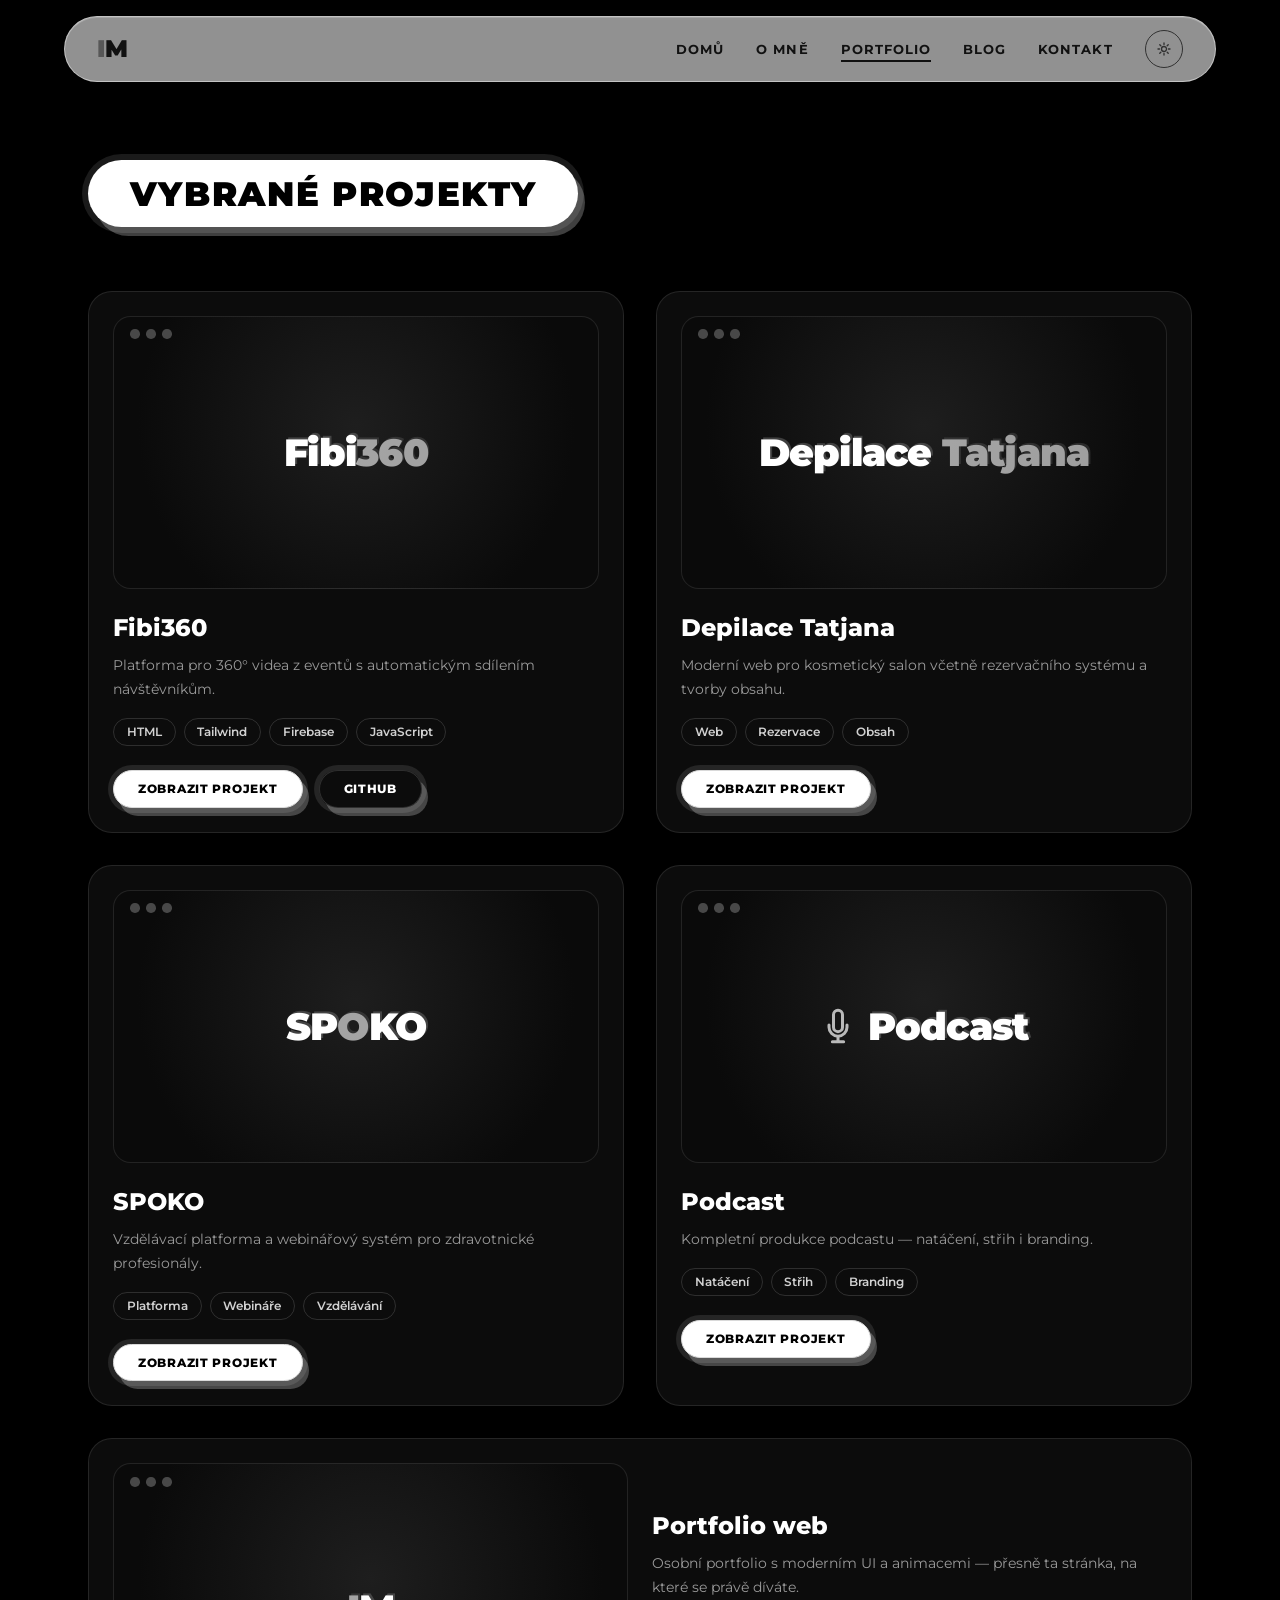
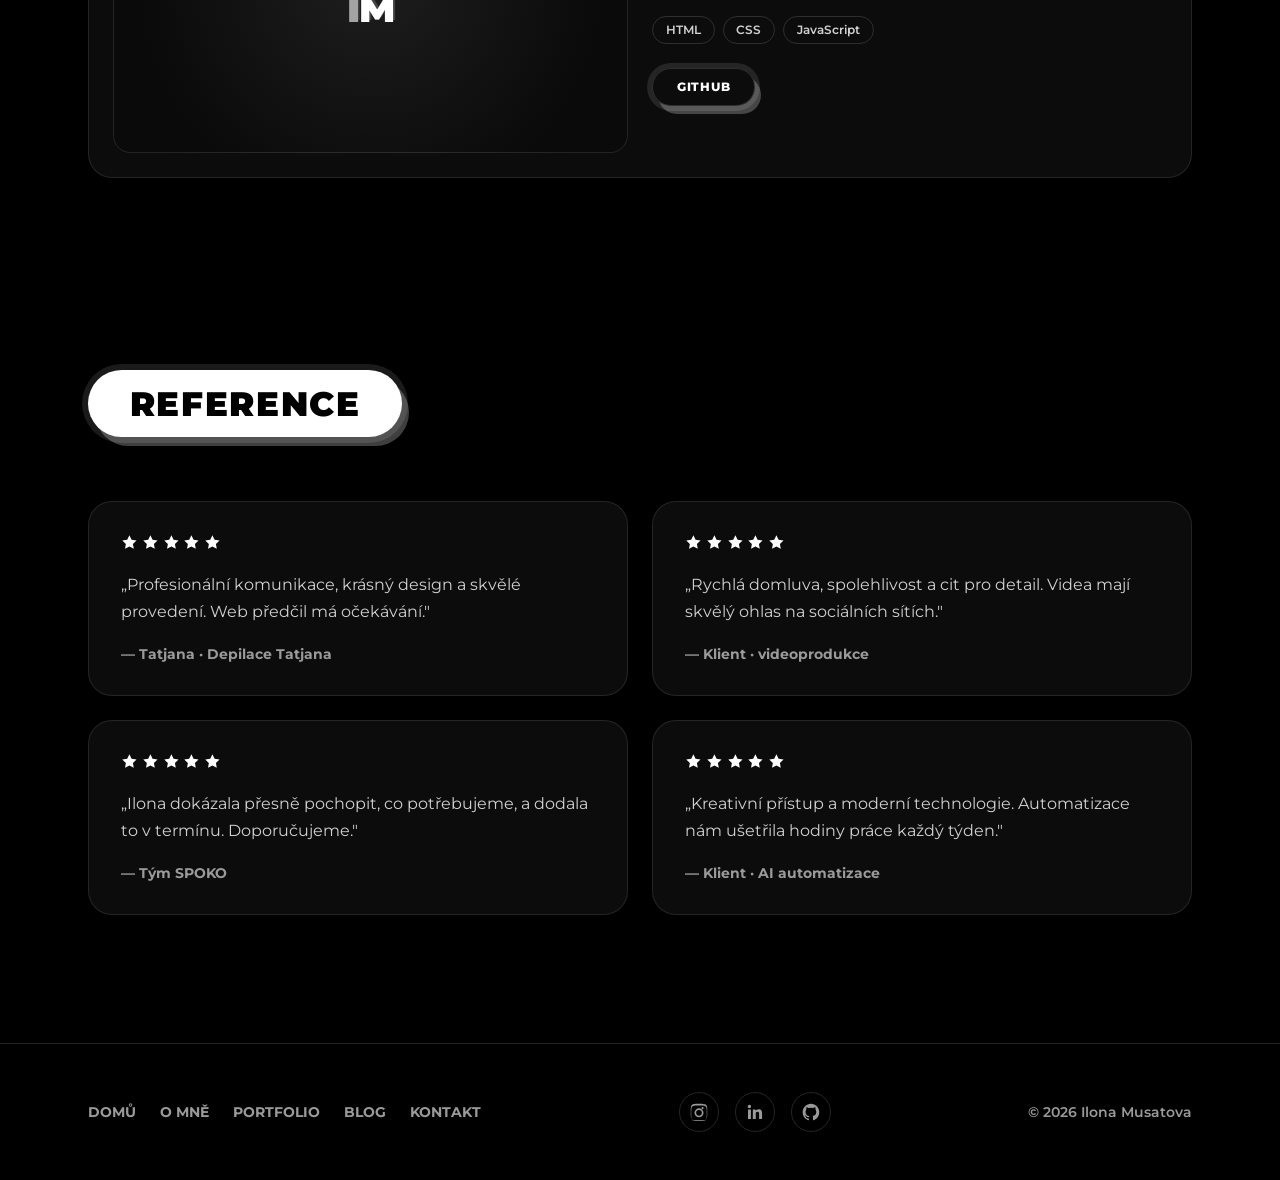
<file: portfolio/portfolio.html>
<!DOCTYPE html>
<html lang="cs">
<head>
  <meta charset="UTF-8">
  <meta name="viewport" content="width=device-width, initial-scale=1.0">
  <title>Portfolio — Ilona Musatova</title>
  <meta name="description" content="Vybrané projekty — weby, platformy, podcast a další.">
  <link rel="icon" href="data:image/svg+xml,<svg xmlns='http://www.w3.org/2000/svg' viewBox='0 0 100 100'><rect width='100' height='100' rx='24' fill='black'/><text x='50' y='68' font-size='52' font-family='Arial' font-weight='bold' fill='white' text-anchor='middle'>IM</text></svg>">
  <script>
    document.documentElement.classList.add('js');
    var t = 'dark';
    try { t = localStorage.getItem('theme') || 'dark'; } catch (e) {}
    document.documentElement.classList.toggle('dark', t === 'dark');
  </script>
  <link rel="preconnect" href="https://fonts.googleapis.com">
  <link rel="preconnect" href="https://fonts.gstatic.com" crossorigin>
  <link href="https://fonts.googleapis.com/css2?family=Montserrat:wght@400;500;600;700;800;900&display=swap" rel="stylesheet">
  <link rel="stylesheet" href="assets/style.css?v=7">
</head>
<body>

  <header class="site-header">
    <nav class="nav">
      <a href="index.html" class="logo"><span class="logo-i">I</span>M</a>
      <div class="nav-links">
        <a href="index.html" class="nav-link">DOMŮ</a>
        <a href="o-mne.html" class="nav-link">O MNĚ</a>
        <a href="portfolio.html" class="nav-link">PORTFOLIO</a>
        <a href="blog.html" class="nav-link">BLOG</a>
        <a href="kontakt.html" class="nav-link">KONTAKT</a>
        <button class="theme-toggle" aria-label="Přepnout světlý/tmavý režim">
          <svg class="icon-sun" fill="none" stroke="currentColor" stroke-width="2" viewBox="0 0 24 24"><path stroke-linecap="round" stroke-linejoin="round" d="M12 3v2.25m6.364.386l-1.591 1.591M21 12h-2.25m-.386 6.364l-1.591-1.591M12 18.75V21m-4.773-4.227l-1.591 1.591M5.25 12H3m4.227-4.773L5.636 5.636M15.75 12a3.75 3.75 0 11-7.5 0 3.75 3.75 0 017.5 0z"/></svg>
          <svg class="icon-moon" fill="none" stroke="currentColor" stroke-width="2" viewBox="0 0 24 24"><path stroke-linecap="round" stroke-linejoin="round" d="M21.752 15.002A9.718 9.718 0 0118 15.75c-5.385 0-9.75-4.365-9.75-9.75 0-1.33.266-2.597.748-3.752A9.753 9.753 0 003 11.25C3 16.635 7.365 21 12.75 21a9.753 9.753 0 009.002-5.998z"/></svg>
        </button>
      </div>
      <div class="nav-mobile-ctrl">
        <button class="theme-toggle" aria-label="Přepnout světlý/tmavý režim">
          <svg class="icon-sun" fill="none" stroke="currentColor" stroke-width="2" viewBox="0 0 24 24"><path stroke-linecap="round" stroke-linejoin="round" d="M12 3v2.25m6.364.386l-1.591 1.591M21 12h-2.25m-.386 6.364l-1.591-1.591M12 18.75V21m-4.773-4.227l-1.591 1.591M5.25 12H3m4.227-4.773L5.636 5.636M15.75 12a3.75 3.75 0 11-7.5 0 3.75 3.75 0 017.5 0z"/></svg>
          <svg class="icon-moon" fill="none" stroke="currentColor" stroke-width="2" viewBox="0 0 24 24"><path stroke-linecap="round" stroke-linejoin="round" d="M21.752 15.002A9.718 9.718 0 0118 15.75c-5.385 0-9.75-4.365-9.75-9.75 0-1.33.266-2.597.748-3.752A9.753 9.753 0 003 11.25C3 16.635 7.365 21 12.75 21a9.753 9.753 0 009.002-5.998z"/></svg>
        </button>
        <button id="burger" class="burger" aria-label="Menu">
          <span class="burger-line"></span>
          <span class="burger-line"></span>
          <span class="burger-line"></span>
        </button>
      </div>
    </nav>
    <div id="mobile-menu" class="mobile-menu">
      <div class="mobile-menu-inner">
        <a href="index.html" class="nav-link">DOMŮ</a>
        <a href="o-mne.html" class="nav-link">O MNĚ</a>
        <a href="portfolio.html" class="nav-link">PORTFOLIO</a>
        <a href="blog.html" class="nav-link">BLOG</a>
        <a href="kontakt.html" class="nav-link">KONTAKT</a>
      </div>
    </div>
  </header>

  <!-- ===== Projekty ===== -->
  <section class="section section--first">
    <div class="container">
      <div class="reveal"><span class="title-pill">Vybrané projekty</span></div>
      <div class="section-body grid grid--projects">

        <!-- Fibi360 -->
        <div class="card card--tight reveal">
          <div class="mock">
            <div class="mock-dots"><span class="mock-dot"></span><span class="mock-dot"></span><span class="mock-dot"></span></div>
            <div class="mock-center"><span class="wordmark">Fibi<span class="dim">360</span></span></div>
          </div>
          <h3 class="project-title">Fibi360</h3>
          <p class="card-text">Platforma pro 360° videa z eventů s automatickým sdílením návštěvníkům.</p>
          <div class="tags">
            <span class="chip chip--sm">HTML</span>
            <span class="chip chip--sm">Tailwind</span>
            <span class="chip chip--sm">Firebase</span>
            <span class="chip chip--sm">JavaScript</span>
          </div>
          <div class="actions">
            <a href="#" class="btn-pill btn-pill--sm">Zobrazit projekt</a>
            <a href="#" class="btn-pill btn-pill--sm ghost">GitHub</a>
          </div>
        </div>

        <!-- Depilace Tatjana -->
        <div class="card card--tight reveal" style="--d:120ms">
          <div class="mock">
            <div class="mock-dots"><span class="mock-dot"></span><span class="mock-dot"></span><span class="mock-dot"></span></div>
            <div class="mock-center"><span class="wordmark">Depilace <span class="dim">Tatjana</span></span></div>
          </div>
          <h3 class="project-title">Depilace Tatjana</h3>
          <p class="card-text">Moderní web pro kosmetický salon včetně rezervačního systému a tvorby obsahu.</p>
          <div class="tags">
            <span class="chip chip--sm">Web</span>
            <span class="chip chip--sm">Rezervace</span>
            <span class="chip chip--sm">Obsah</span>
          </div>
          <div class="actions">
            <a href="#" class="btn-pill btn-pill--sm">Zobrazit projekt</a>
          </div>
        </div>

        <!-- SPOKO -->
        <div class="card card--tight reveal">
          <div class="mock">
            <div class="mock-dots"><span class="mock-dot"></span><span class="mock-dot"></span><span class="mock-dot"></span></div>
            <div class="mock-center"><span class="wordmark">SP<span class="dim">O</span>KO</span></div>
          </div>
          <h3 class="project-title">SPOKO</h3>
          <p class="card-text">Vzdělávací platforma a webinářový systém pro zdravotnické profesionály.</p>
          <div class="tags">
            <span class="chip chip--sm">Platforma</span>
            <span class="chip chip--sm">Webináře</span>
            <span class="chip chip--sm">Vzdělávání</span>
          </div>
          <div class="actions">
            <a href="#" class="btn-pill btn-pill--sm">Zobrazit projekt</a>
          </div>
        </div>

        <!-- Podcast -->
        <div class="card card--tight reveal" style="--d:120ms">
          <div class="mock">
            <div class="mock-dots"><span class="mock-dot"></span><span class="mock-dot"></span><span class="mock-dot"></span></div>
            <div class="mock-center">
              <svg fill="none" stroke="currentColor" stroke-width="2" viewBox="0 0 24 24"><path stroke-linecap="round" stroke-linejoin="round" d="M12 18.75a6 6 0 006-6v-1.5m-6 7.5a6 6 0 01-6-6v-1.5m6 7.5v3.75m-3.75 0h7.5M12 15.75a3 3 0 01-3-3V4.5a3 3 0 116 0v8.25a3 3 0 01-3 3z"/></svg>
              <span class="wordmark">Podcast</span>
            </div>
          </div>
          <h3 class="project-title">Podcast</h3>
          <p class="card-text">Kompletní produkce podcastu — natáčení, střih i branding.</p>
          <div class="tags">
            <span class="chip chip--sm">Natáčení</span>
            <span class="chip chip--sm">Střih</span>
            <span class="chip chip--sm">Branding</span>
          </div>
          <div class="actions">
            <a href="#" class="btn-pill btn-pill--sm">Zobrazit projekt</a>
          </div>
        </div>

        <!-- Portfolio web -->
        <div class="card card--tight project-wide reveal">
          <div class="project-wide-grid">
            <div class="mock">
              <div class="mock-dots"><span class="mock-dot"></span><span class="mock-dot"></span><span class="mock-dot"></span></div>
              <div class="mock-center"><span class="wordmark"><span class="dim">I</span>M</span></div>
            </div>
            <div>
              <h3 class="project-title">Portfolio web</h3>
              <p class="card-text">Osobní portfolio s moderním UI a animacemi — přesně ta stránka, na které se právě díváte.</p>
              <div class="tags">
                <span class="chip chip--sm">HTML</span>
                <span class="chip chip--sm">CSS</span>
                <span class="chip chip--sm">JavaScript</span>
              </div>
              <div class="actions">
                <a href="#" class="btn-pill btn-pill--sm ghost">GitHub</a>
              </div>
            </div>
          </div>
        </div>

      </div>
    </div>
  </section>

  <!-- ===== Reference ===== -->
  <section class="section">
    <div class="container">
      <div class="reveal"><span class="title-pill">Reference</span></div>
      <div class="section-body grid grid--2col">

        <div class="card reveal">
          <div class="stars"></div>
          <p class="quote">„Profesionální komunikace, krásný design a skvělé provedení. Web předčil má očekávání."</p>
          <p class="quote-author">— Tatjana · Depilace Tatjana</p>
        </div>

        <div class="card reveal" style="--d:100ms">
          <div class="stars"></div>
          <p class="quote">„Rychlá domluva, spolehlivost a cit pro detail. Videa mají skvělý ohlas na sociálních sítích."</p>
          <p class="quote-author">— Klient · videoprodukce</p>
        </div>

        <div class="card reveal">
          <div class="stars"></div>
          <p class="quote">„Ilona dokázala přesně pochopit, co potřebujeme, a dodala to v termínu. Doporučujeme."</p>
          <p class="quote-author">— Tým SPOKO</p>
        </div>

        <div class="card reveal" style="--d:100ms">
          <div class="stars"></div>
          <p class="quote">„Kreativní přístup a moderní technologie. Automatizace nám ušetřila hodiny práce každý týden."</p>
          <p class="quote-author">— Klient · AI automatizace</p>
        </div>

      </div>
    </div>
  </section>

  <footer class="footer">
    <div class="container footer-inner">
      <div class="footer-links">
        <a href="index.html" class="f-link">DOMŮ</a>
        <a href="o-mne.html" class="f-link">O MNĚ</a>
        <a href="portfolio.html" class="f-link">PORTFOLIO</a>
        <a href="blog.html" class="f-link">BLOG</a>
        <a href="kontakt.html" class="f-link">KONTAKT</a>
      </div>
      <div class="socials">
        <a href="#" aria-label="Instagram" class="social-btn">
          <svg fill="currentColor" viewBox="0 0 24 24"><path d="M12 2.2c3.2 0 3.6 0 4.8.1 1.2.1 1.9.2 2.3.4.6.2 1 .5 1.4.9.4.4.7.9.9 1.4.2.4.4 1.1.4 2.3.1 1.3.1 1.6.1 4.8s0 3.6-.1 4.8c-.1 1.2-.2 1.9-.4 2.3-.2.6-.5 1-.9 1.4-.4.4-.9.7-1.4.9-.4.2-1.1.4-2.3.4-1.3.1-1.6.1-4.8.1s-3.6 0-4.8-.1c-1.2-.1-1.9-.2-2.3-.4-.6-.2-1-.5-1.4-.9-.4-.4-.7-.9-.9-1.4-.2-.4-.4-1.1-.4-2.3-.1-1.3-.1-1.6-.1-4.8s0-3.6.1-4.8c.1-1.2.2-1.9.4-2.3.2-.6.5-1 .9-1.4.4-.4.9-.7 1.4-.9.4-.2 1.1-.4 2.3-.4 1.2-.1 1.6-.1 4.8-.1zm0 2c-3.1 0-3.5 0-4.7.1-1.1.1-1.7.2-2.1.4-.5.2-.9.4-1.2.8-.4.4-.6.7-.8 1.2-.2.4-.3 1-.4 2.1-.1 1.2-.1 1.6-.1 4.7s0 3.5.1 4.7c.1 1.1.2 1.7.4 2.1.2.5.4.9.8 1.2.4.4.7.6 1.2.8.4.2 1 .3 2.1.4 1.2.1 1.6.1 4.7.1s3.5 0 4.7-.1c1.1-.1 1.7-.2 2.1-.4.5-.2.9-.4 1.2-.8.4-.4.6-.7.8-1.2.2-.4.3-1 .4-2.1.1-1.2.1-1.6.1-4.7s0-3.5-.1-4.7c-.1-1.1-.2-1.7-.4-2.1-.2-.5-.4-.9-.8-1.2-.4-.4-.7-.6-1.2-.8-.4-.2-1-.3-2.1-.4-1.2-.1-1.6-.1-4.7-.1zm0 3.4a5.4 5.4 0 110 10.8 5.4 5.4 0 010-10.8zm0 8.8a3.4 3.4 0 100-6.8 3.4 3.4 0 000 6.8zm5.6-9.1a1.3 1.3 0 11-2.6 0 1.3 1.3 0 012.6 0z"/></svg>
        </a>
        <a href="#" aria-label="LinkedIn" class="social-btn">
          <svg fill="currentColor" viewBox="0 0 24 24"><path d="M20.4 20.4h-3.5v-5.6c0-1.3 0-3-1.9-3s-2.1 1.4-2.1 2.9v5.7H9.4V9h3.4v1.6h.1c.5-.9 1.6-1.9 3.4-1.9 3.6 0 4.2 2.4 4.2 5.5v6.2zM5.3 7.4a2 2 0 110-4.1 2 2 0 010 4.1zM7.1 20.4H3.6V9h3.5v11.4z"/></svg>
        </a>
        <a href="#" aria-label="GitHub" class="social-btn">
          <svg fill="currentColor" viewBox="0 0 24 24"><path d="M12 2C6.5 2 2 6.6 2 12.2c0 4.5 2.9 8.3 6.8 9.7.5.1.7-.2.7-.5v-1.7c-2.8.6-3.4-1.4-3.4-1.4-.5-1.2-1.1-1.5-1.1-1.5-.9-.6.1-.6.1-.6 1 .1 1.5 1 1.5 1 .9 1.6 2.4 1.1 2.9.9.1-.7.4-1.1.6-1.4-2.2-.3-4.6-1.1-4.6-5.1 0-1.1.4-2 1-2.7-.1-.3-.4-1.3.1-2.7 0 0 .8-.3 2.8 1a9.4 9.4 0 015 0c1.9-1.3 2.8-1 2.8-1 .5 1.4.2 2.4.1 2.7.6.7 1 1.6 1 2.7 0 3.9-2.3 4.8-4.6 5 .4.3.7.9.7 1.9v2.8c0 .3.2.6.7.5 4-1.3 6.8-5.2 6.8-9.6C22 6.6 17.5 2 12 2z"/></svg>
        </a>
      </div>
      <p class="copyright">© 2026 Ilona Musatova</p>
    </div>
  </footer>

  <script src="assets/main.js?v=7"></script>
</body>
</html>
</file>
<file: portfolio/assets/style.css>
/* ===== Ilona Musatova — styly (světlé + tmavé téma, bez závislostí) ===== */

/* ---------- Barvy témat ---------- */
:root {
  --bg: #f6f6f4;
  --text: #0d0d0d;
  --body: #333333;
  --muted: #6b6b6b;
  --line: rgba(0, 0, 0, .14);
  --card-bg: #ffffff;
  --card-line: rgba(0, 0, 0, .08);
  --card-line-hover: rgba(0, 0, 0, .22);
  --icon-bg: rgba(0, 0, 0, .06);
  --nav-bg: rgba(20, 20, 20, .68);
  --nav-line: rgba(255, 255, 255, .14);
  --nav-text: #f5f5f5;
  --pill-bg: #111111;
  --pill-text: #ffffff;
  --pill-border: #000000;
  --pill-ring: rgba(0, 0, 0, .07);
  --pill-shadow: rgba(0, 0, 0, .22);
  --ghost-shadow: rgba(120, 120, 120, .35);
  --tl-strong: rgba(0, 0, 0, .55);
  --tl-weak: rgba(0, 0, 0, .08);
}
html.dark {
  --bg: #000000;
  --text: #ffffff;
  --body: #d1d1d1;
  --muted: #9a9a9a;
  --line: rgba(255, 255, 255, .14);
  --card-bg: #0c0c0c;
  --card-line: rgba(255, 255, 255, .10);
  --card-line-hover: rgba(255, 255, 255, .25);
  --icon-bg: rgba(255, 255, 255, .10);
  --nav-bg: rgba(235, 235, 235, .62);
  --nav-line: rgba(255, 255, 255, .45);
  --nav-text: #111111;
  --pill-bg: #ffffff;
  --pill-text: #000000;
  --pill-border: #d9d9d9;
  --pill-ring: rgba(255, 255, 255, .10);
  --pill-shadow: rgba(140, 140, 140, .45);
  --ghost-shadow: rgba(140, 140, 140, .42);
  --tl-strong: rgba(255, 255, 255, .5);
  --tl-weak: rgba(255, 255, 255, .06);
}

/* ---------- Základ ---------- */
*, *::before, *::after { box-sizing: border-box; }
html { scroll-behavior: smooth; }
body {
  margin: 0;
  background: var(--bg);
  color: var(--text);
  font-family: 'Montserrat', system-ui, -apple-system, sans-serif;
  -webkit-font-smoothing: antialiased;
  overflow-x: hidden;
  transition: background-color .35s ease, color .35s ease;
}
::selection { background: var(--text); color: var(--bg); }
img { max-width: 100%; display: block; user-select: none; }
a { color: inherit; text-decoration: none; }
button { font: inherit; cursor: pointer; }
h1, h2, h3, p { margin: 0; }

.container { max-width: 72rem; margin: 0 auto; padding: 0 1.5rem; }
.section { padding: 6rem 0; }
.section--first { padding-top: 10rem; }
.section-body { margin-top: 4rem; }
.t-muted { color: var(--muted); }

/* ---------- Hlavička ---------- */
.site-header { position: fixed; top: 0; left: 0; right: 0; z-index: 50; padding: 1rem 1rem 0; }
.nav {
  max-width: 72rem; margin: 0 auto;
  display: flex; align-items: center; justify-content: space-between;
  border-radius: 9999px; padding: .8rem 1.6rem;
  background: var(--nav-bg); color: var(--nav-text);
  border: 1px solid var(--nav-line);
  -webkit-backdrop-filter: blur(18px) saturate(160%);
  backdrop-filter: blur(18px) saturate(160%);
  box-shadow: inset 0 1px 0 rgba(255, 255, 255, .18), 0 12px 32px rgba(0, 0, 0, .22);
  transition: background-color .35s ease;
}
@media (min-width: 640px) { .nav { padding: .8rem 2rem; } }
.logo { font-size: 1.5rem; font-weight: 900; letter-spacing: -.02em; color: var(--nav-text); user-select: none; }
.logo .logo-i { opacity: .45; }

.nav-links { display: none; align-items: center; gap: 2rem; }
.nav-mobile-ctrl { display: flex; align-items: center; gap: .75rem; }
@media (min-width: 768px) {
  .nav-links { display: flex; }
  .nav-mobile-ctrl, .mobile-menu { display: none; }
}

.nav-link {
  position: relative;
  font-weight: 700; font-size: .82rem; letter-spacing: .08em;
  color: var(--nav-text);
}
.nav-link::after {
  content: ""; position: absolute; left: 50%; bottom: -5px;
  width: 0; height: 2px; background: var(--nav-text);
  transition: width .3s ease, left .3s ease;
}
.nav-link:hover::after, .nav-link.active::after { width: 100%; left: 0; }

.theme-toggle {
  display: inline-flex; align-items: center; justify-content: center;
  width: 2.4rem; height: 2.4rem; border-radius: 50%;
  color: var(--nav-text); background: transparent;
  border: 1px solid currentColor; opacity: .75;
  transition: opacity .25s ease;
}
.theme-toggle:hover { opacity: 1; }
.theme-toggle svg { width: 1rem; height: 1rem; }
html.dark .icon-moon { display: none; }
html:not(.dark) .icon-sun { display: none; }

.burger { display: flex; flex-direction: column; gap: 5px; padding: .5rem; background: none; border: none; }
.burger-line { width: 24px; height: 2.5px; border-radius: 2px; background: var(--nav-text); transition: transform .3s ease, opacity .3s ease; }

.mobile-menu {
  max-width: 72rem; margin: .5rem auto 0;
  border-radius: 1.5rem; overflow: hidden; max-height: 0;
  background: var(--nav-bg); color: var(--nav-text);
  -webkit-backdrop-filter: blur(18px) saturate(160%);
  backdrop-filter: blur(18px) saturate(160%);
  transition: max-height .5s ease;
}
.mobile-menu.open { border: 1px solid var(--nav-line); }
.mobile-menu-inner { display: flex; flex-direction: column; align-items: center; gap: .25rem; padding: 1rem 0; }
.mobile-menu .nav-link { padding: .5rem 0; }

/* ---------- Nadpis s šedým „duchem" (z původního návrhu) ---------- */
.ghost-title {
  color: var(--text);
  font-weight: 900; text-transform: uppercase; letter-spacing: -.02em;
  text-shadow: .045em -.035em 0 var(--ghost-shadow);
}

/* ---------- Pill tlačítka (z původního návrhu) ---------- */
.btn-pill {
  display: inline-flex; align-items: center; justify-content: center; gap: .6rem;
  background: var(--pill-bg); color: var(--pill-text);
  border: 1px solid var(--pill-border); border-radius: 9999px;
  padding: .95rem 2.4rem;
  font-weight: 800; letter-spacing: .06em; text-transform: uppercase; font-size: .95rem;
  box-shadow: 0 0 0 5px var(--pill-ring), 6px 8px 0 var(--pill-shadow);
  transition: transform .3s ease, box-shadow .3s ease, background-color .3s ease;
}
.btn-pill:hover {
  transform: translateY(-3px);
  box-shadow: 0 0 0 5px var(--pill-ring), 8px 11px 0 var(--pill-shadow);
}
.btn-pill.ghost {
  background: transparent; color: var(--text);
  border-color: var(--line);
}
.btn-pill.ghost:hover { background: var(--icon-bg); }
.btn-pill--sm { padding: .65rem 1.5rem; font-size: .75rem; }

.title-pill {
  display: inline-block; background: var(--pill-bg); color: var(--pill-text);
  border-radius: 9999px; padding: .8rem 2.6rem;
  font-weight: 900; letter-spacing: .05em; text-transform: uppercase;
  font-size: clamp(1.4rem, 3vw, 2.1rem);
  box-shadow: 0 0 0 6px var(--pill-ring), 7px 9px 0 var(--pill-shadow);
}

/* ---------- Hero ---------- */
.hero { min-height: 100vh; display: flex; align-items: center; padding: 8rem 0 4rem; }
.hero-grid { display: grid; gap: 2.5rem; align-items: center; width: 100%; }
.hero-media { display: flex; justify-content: center; }
@media (min-width: 768px) {
  .hero-grid { grid-template-columns: 1fr 1fr; gap: 1.5rem; }
  .hero-media { order: -1; justify-content: flex-start; }
}
.hero-frame { background: #000; border-radius: 2rem; overflow: hidden; will-change: transform; }
html:not(.dark) .hero-frame { box-shadow: 0 30px 60px -25px rgba(0, 0, 0, .45); }
.hero-frame img { width: 290px; }
@media (min-width: 640px) { .hero-frame img { width: 340px; } }
@media (min-width: 1024px) { .hero-frame img { width: 400px; } }
#hero-img {
  -webkit-mask-image: linear-gradient(to bottom, transparent 0%, #000 8%, #000 100%), linear-gradient(to right, transparent 0%, #000 8%, #000 92%, transparent 100%);
  -webkit-mask-composite: source-in;
  mask-image: linear-gradient(to bottom, transparent 0%, #000 8%, #000 100%), linear-gradient(to right, transparent 0%, #000 8%, #000 92%, transparent 100%);
  mask-composite: intersect;
}
.hero-title { font-size: clamp(3rem, 8.5vw, 5.6rem); line-height: 1.02; }
.hero-title span { display: block; }
.hero-sub { margin-top: 2rem; max-width: 28rem; font-weight: 600; font-size: 1.125rem; line-height: 1.7; color: var(--body); }
.hero-actions { margin-top: 2.5rem; display: flex; flex-wrap: wrap; gap: 1.5rem; }

/* ---------- Mřížky ---------- */
.grid { display: grid; gap: 1.5rem; }
.grid--projects { gap: 2rem; }
@media (min-width: 640px) {
  .grid--2col { grid-template-columns: repeat(2, 1fr); }
  .grid--services { grid-template-columns: repeat(2, 1fr); }
}
@media (min-width: 768px) { .grid--projects { grid-template-columns: repeat(2, 1fr); } }
@media (min-width: 1024px) { .grid--services { grid-template-columns: repeat(3, 1fr); } }
.grid--blog { max-width: 56rem; }

/* ---------- Karty ---------- */
.card {
  background: var(--card-bg);
  border: 1px solid var(--card-line);
  border-radius: 1.5rem;
  padding: 2rem;
  transition: transform .35s ease, border-color .35s ease, background-color .35s ease;
}
.card:hover { transform: translateY(-6px); border-color: var(--card-line-hover); }
.card--tight { padding: 1.5rem; }
a.card { display: block; }

.icon-box {
  width: 3rem; height: 3rem; border-radius: 1rem;
  display: flex; align-items: center; justify-content: center;
  background: var(--icon-bg);
}
.icon-box svg { width: 1.5rem; height: 1.5rem; }

.card-title { margin-top: 1.5rem; font-size: 1.25rem; font-weight: 800; }
.card-text { margin-top: .75rem; font-size: .875rem; line-height: 1.7; color: var(--muted); }

.card-cta { display: flex; flex-direction: column; justify-content: center; align-items: flex-start; }
.card-cta-title { font-size: 1.125rem; font-weight: 800; line-height: 1.4; }
.card-cta-link {
  margin-top: 1.5rem; font-size: .875rem; font-weight: 700;
  text-transform: uppercase; letter-spacing: .1em;
  border-bottom: 2px solid currentColor; padding-bottom: .25rem;
}

.chip {
  display: inline-flex; align-items: center; gap: .45rem;
  border: 1px solid var(--line); border-radius: 9999px;
  padding: .5rem 1.1rem; font-size: .85rem; font-weight: 600; color: var(--body);
  transition: background .25s ease, color .25s ease;
}
.chip:hover { background: var(--text); color: var(--bg); }
.chip--sm { padding: .35rem .8rem; font-size: .75rem; }
.chip--lg { padding: .65rem 1.25rem; font-size: 1rem; }

/* ---------- Projekty ---------- */
.mock {
  position: relative; overflow: hidden;
  aspect-ratio: 16 / 9;
  border-radius: 1.1rem;
  border: 1px solid var(--card-line);
  background: radial-gradient(circle at 50% 40%, #1e1e1e, #0a0a0a 75%);
  color: #fff;
}
.mock-dots { position: absolute; top: .8rem; left: 1rem; display: flex; gap: .4rem; }
.mock-dot { width: .6rem; height: .6rem; border-radius: 50%; background: rgba(255, 255, 255, .25); }
.mock-center { position: absolute; inset: 0; display: flex; align-items: center; justify-content: center; gap: .75rem; }
.mock-center svg { width: 2.25rem; height: 2.25rem; opacity: .7; }
.wordmark { font-size: clamp(1.6rem, 4vw, 2.4rem); font-weight: 900; letter-spacing: -.02em; text-shadow: .05em -.04em 0 rgba(130, 130, 130, .4); }
.dim { opacity: .6; }

.project-title { margin-top: 1.5rem; font-size: 1.5rem; font-weight: 800; }
.tags { margin-top: 1rem; display: flex; flex-wrap: wrap; gap: .5rem; }
.actions { margin-top: 1.5rem; display: flex; flex-wrap: wrap; gap: 1rem; }

.project-wide { grid-column: 1 / -1; }
.project-wide-grid { display: grid; gap: 1.5rem; align-items: center; }
@media (min-width: 640px) { .project-wide-grid { grid-template-columns: 1fr 1fr; } }
.project-wide .project-title { margin-top: 0; }

/* ---------- O mně ---------- */
.about-grid { display: grid; gap: 3rem; align-items: center; }
@media (min-width: 768px) { .about-grid { grid-template-columns: 1.2fr 1fr; gap: 5rem; } }
.lead { font-size: 1.5rem; font-weight: 800; }
.para { margin-top: 1.5rem; line-height: 1.7; color: var(--body); }
.badges { margin-top: 2.5rem; display: flex; flex-wrap: wrap; gap: .75rem; }
.about-photo {
  border-radius: 1.8rem; border: 1px solid var(--card-line);
  width: 100%; max-width: 24rem; margin: 0 auto;
  object-fit: cover; aspect-ratio: 3 / 4;
  box-shadow: 0 25px 50px -12px rgba(0, 0, 0, .3);
}

/* ---------- Dovednosti ---------- */
.skills { margin-top: 3.5rem; display: flex; flex-wrap: wrap; gap: .75rem; max-width: 56rem; }

/* ---------- Časová osa ---------- */
.timeline {
  margin-top: 4rem; padding-left: 3rem; max-width: 42rem;
  position: relative; display: flex; flex-direction: column; gap: 3rem;
}
.timeline::before {
  content: ""; position: absolute; left: 9px; top: 6px; bottom: 6px; width: 2px;
  background: linear-gradient(to bottom, var(--tl-strong), var(--tl-weak));
}
.t-item { position: relative; }
.t-dot {
  position: absolute; left: -3rem; top: 6px; width: 20px; height: 20px; border-radius: 50%;
  background: var(--bg); border: 2px solid var(--text);
}
.t-year { font-size: .75rem; font-weight: 700; letter-spacing: .1em; color: var(--muted); }
.t-title { margin-top: .25rem; font-size: 1.25rem; font-weight: 800; }
.t-desc { margin-top: .5rem; font-size: .875rem; line-height: 1.7; color: var(--muted); }

/* ---------- Reference ---------- */
.stars { display: flex; gap: .25rem; }
.stars svg { width: 1.05rem; height: 1.05rem; fill: var(--text); }
.quote { margin-top: 1.25rem; line-height: 1.7; color: var(--body); }
.quote-author { margin-top: 1.25rem; font-size: .875rem; font-weight: 700; color: var(--muted); }

/* ---------- Blog ---------- */
.post-meta { font-size: .75rem; font-weight: 700; letter-spacing: .1em; color: var(--muted); }
.post-title { margin-top: .75rem; font-size: 1.125rem; font-weight: 800; line-height: 1.4; }
a.card:hover .post-title { text-decoration: underline; text-underline-offset: 4px; }
.post-more { margin-top: 1.25rem; display: inline-block; font-size: .875rem; font-weight: 700; }

/* ---------- Statistiky ---------- */
.stats {
  display: grid; grid-template-columns: repeat(2, 1fr);
  gap: 2.5rem; text-align: center; padding: 2.5rem;
}
@media (min-width: 1024px) { .stats { grid-template-columns: repeat(4, 1fr); padding: 3.5rem; } }
.stat-num { font-size: 3rem; font-weight: 900; }
.stat-label {
  margin-top: .75rem; font-size: .875rem; font-weight: 600;
  text-transform: uppercase; letter-spacing: .1em; color: var(--muted);
}

/* ---------- CTA / Kontakt ---------- */
.cta { text-align: center; }
.cta-title { font-size: clamp(1.8rem, 5vw, 3.2rem); line-height: 1.05; }
.cta-title--big { font-size: clamp(2.2rem, 6vw, 4.2rem); }
.cta-sub {
  margin: 2rem auto 0; max-width: 36rem;
  font-weight: 600; line-height: 1.7; color: var(--body);
}
.cta-actions { margin-top: 3rem; display: flex; justify-content: center; flex-wrap: wrap; gap: 1.5rem; }
.cta-note { margin-top: 3rem; font-weight: 600; color: var(--muted); }
.u-link { text-decoration: underline; text-underline-offset: 4px; }
.u-link:hover { color: var(--text); }

/* ---------- Kontaktní formulář ---------- */
.contact-form {
  max-width: 40rem; margin: 3.5rem auto 0; text-align: left;
  display: flex; flex-direction: column; gap: 1.25rem;
}
.contact-form:hover { transform: none; }
.form-row { display: grid; gap: 1.25rem; }
@media (min-width: 640px) { .form-row { grid-template-columns: 1fr 1fr; } }
.field { display: flex; flex-direction: column; gap: .5rem; }
.field span {
  font-size: .78rem; font-weight: 700;
  letter-spacing: .06em; text-transform: uppercase; color: var(--muted);
}
.field input, .field select, .field textarea {
  font: inherit; color: var(--text);
  background: var(--bg); border: 1px solid var(--line); border-radius: 1rem;
  padding: .85rem 1.1rem; outline: none;
  transition: border-color .25s ease, background-color .35s ease;
}
.field input:focus, .field select:focus, .field textarea:focus { border-color: var(--text); }
.field input::placeholder, .field textarea::placeholder { color: var(--muted); opacity: .7; }
.field textarea { resize: vertical; min-height: 8rem; }
.contact-form .btn-pill { align-self: center; margin-top: .75rem; cursor: pointer; }
.hp { position: absolute; left: -9999px; opacity: 0; }
.contact-hero { min-height: 100vh; display: flex; align-items: center; padding: 8rem 0 5rem; }
.contact-hero .container { width: 100%; }

/* ---------- Patička ---------- */
.footer { border-top: 1px solid var(--line); padding: 3rem 0; margin-top: 2rem; }
.footer-inner { display: flex; flex-direction: column; align-items: center; justify-content: space-between; gap: 2rem; }
@media (min-width: 640px) { .footer-inner { flex-direction: row; } }
.footer-links { display: flex; flex-wrap: wrap; justify-content: center; gap: 1.5rem; font-size: .875rem; font-weight: 700; }
.f-link { color: var(--muted); transition: color .25s ease; }
.f-link:hover { color: var(--text); }
.socials { display: flex; gap: 1rem; }
.social-btn {
  width: 2.5rem; height: 2.5rem; border-radius: 50%;
  display: inline-flex; align-items: center; justify-content: center;
  border: 1px solid var(--line); color: var(--muted);
  transition: background .25s ease, color .25s ease;
}
.social-btn:hover { background: var(--text); color: var(--bg); }
.social-btn svg { width: 1.25rem; height: 1.25rem; }
.copyright { font-size: .875rem; font-weight: 600; color: var(--muted); }

/* ---------- Animace ----------
   Obsah je vždy viditelný — žádné schovávání a odkrývání při scrollu.
   Jedinou vstupní animaci má hero sekce (čisté CSS, spolehlivé). */
.js .hero-in {
  opacity: 0; transform: translateY(30px);
  animation: heroIn .9s ease forwards;
  animation-delay: var(--d, 0ms);
}
@keyframes heroIn { to { opacity: 1; transform: translateY(0); } }

@media (prefers-reduced-motion: reduce) {
  .js .hero-in { opacity: 1; transform: none; animation: none; }
}
</file>
